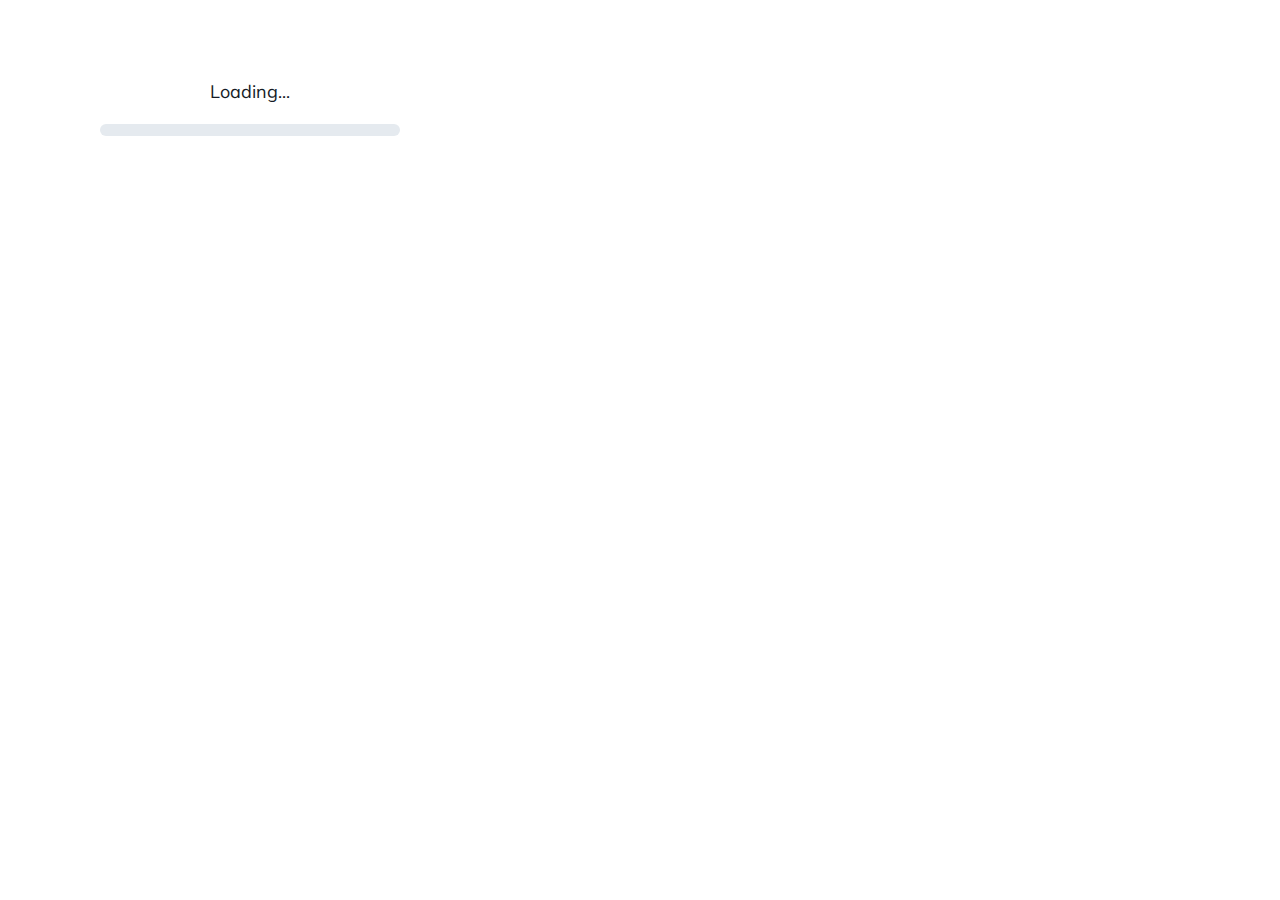
<file: Animation/index.html>
<!DOCTYPE html>
<html lang="en">
  <head>
    <meta charset="UTF-8" />
    <meta name="viewport" content="width=device-width, initial-scale=1.0" />
    <title>Animation</title>
    <link href="https://fonts.googleapis.com/css2?family=Muli&display=swap" rel="stylesheet" />
    <link rel="stylesheet" href="./style.css" />
  </head>
  <body>
    <section class="loading">
      <h1 class="loading-title">Loading...</h1>
      <div class="progress-bar" aria-hidden="true">
        <span class="progress-bar-gauge"></span>
      </div>
    </section>
  </body>
</html>
</file>
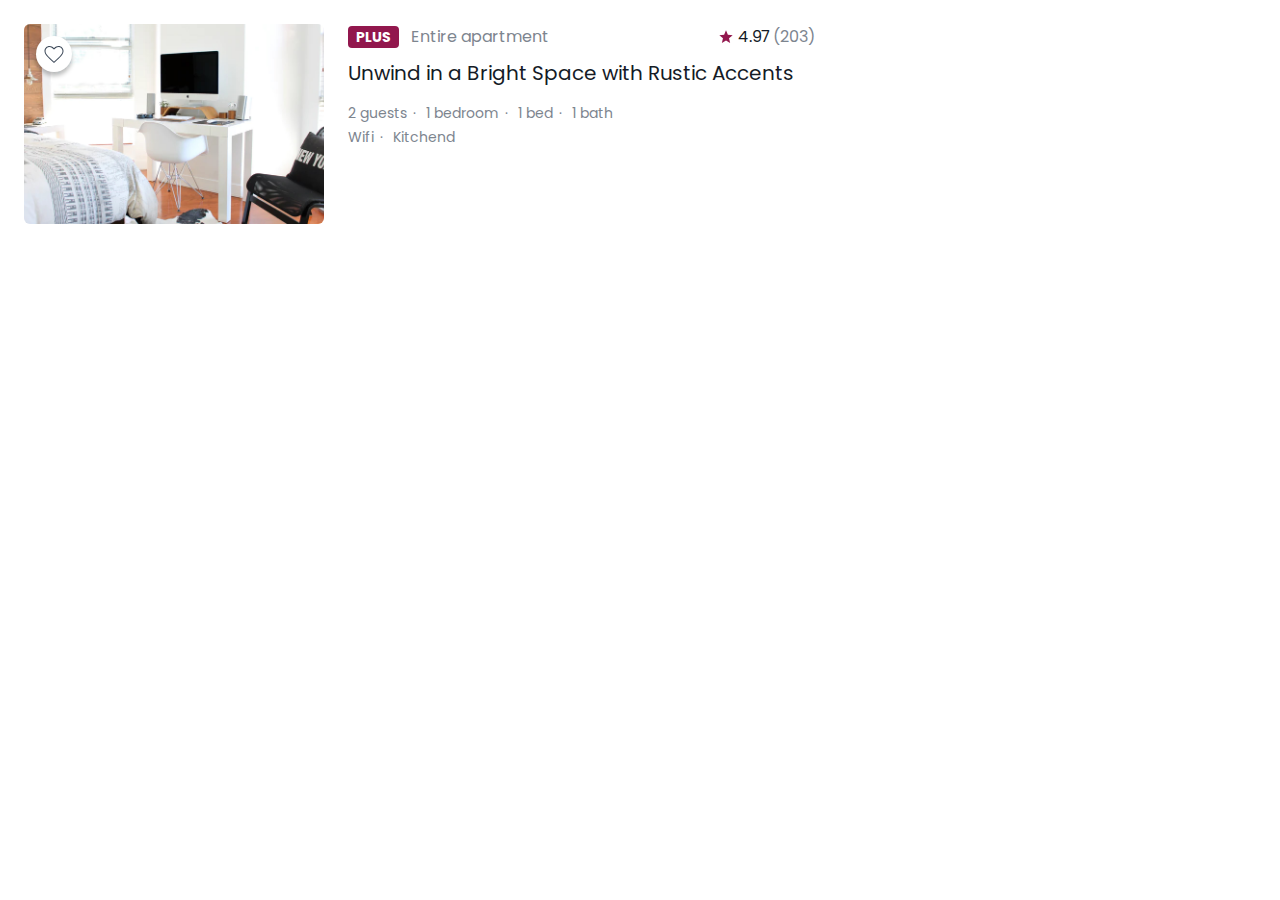
<file: Background/index.html>
<!DOCTYPE html>
<html lang="en">
  <head>
    <meta charset="UTF-8" />
    <meta name="viewport" content="width=device-width, initial-scale=1.0" />
    <title>Background</title>
    <link
      href="https://fonts.googleapis.com/css2?family=Poppins:wght@400;500&display=swap"
      rel="stylesheet"
    />
    <link rel="stylesheet" href="./style.css" />
  </head>
  <body>
    <article class="card">
      <div class="card-image">
        <button type="button" class="like-button" aria-label="Like this property"></button>
        <!-- <img src="./assets/img-house.jpg" alt="Seoul AirBnB, hosted by Woohyeon Roh" /> -->
      </div>

      <div class="card-content">
        <header class="card-header">
          <div class="property-type">
            <strong class="plus-badge">Plus</strong>
            <span>Entire apartment</span>
          </div>

          <div class="property-rate">
            <strong aria-label="Review: 4.97"> 4.97 </strong>
            <span aria-label="Total 203 reviews">(203)</span>
          </div>
        </header>

        <h1 class="card-title">Unwind in a Bright Space with Rustic Accents</h1>

        <div class="card-detail">
          <dl class="property-detail">
            <div>
              <dt class="sr-only">Rooms and beds</dt>
              <dd>
                <span>2 guests</span>
                <span>1 bedroom</span>
                <span>1 bed</span>
                <span>1 bath</span>
              </dd>
            </div>

            <div>
              <dt class="sr-only">Amenities</dt>
              <dd>
                <span>Wifi</span>
                <span>Kitchend</span>
              </dd>
            </div>
          </dl>
        </div>
      </div>
    </article>
  
  </body>
</html>
</file>
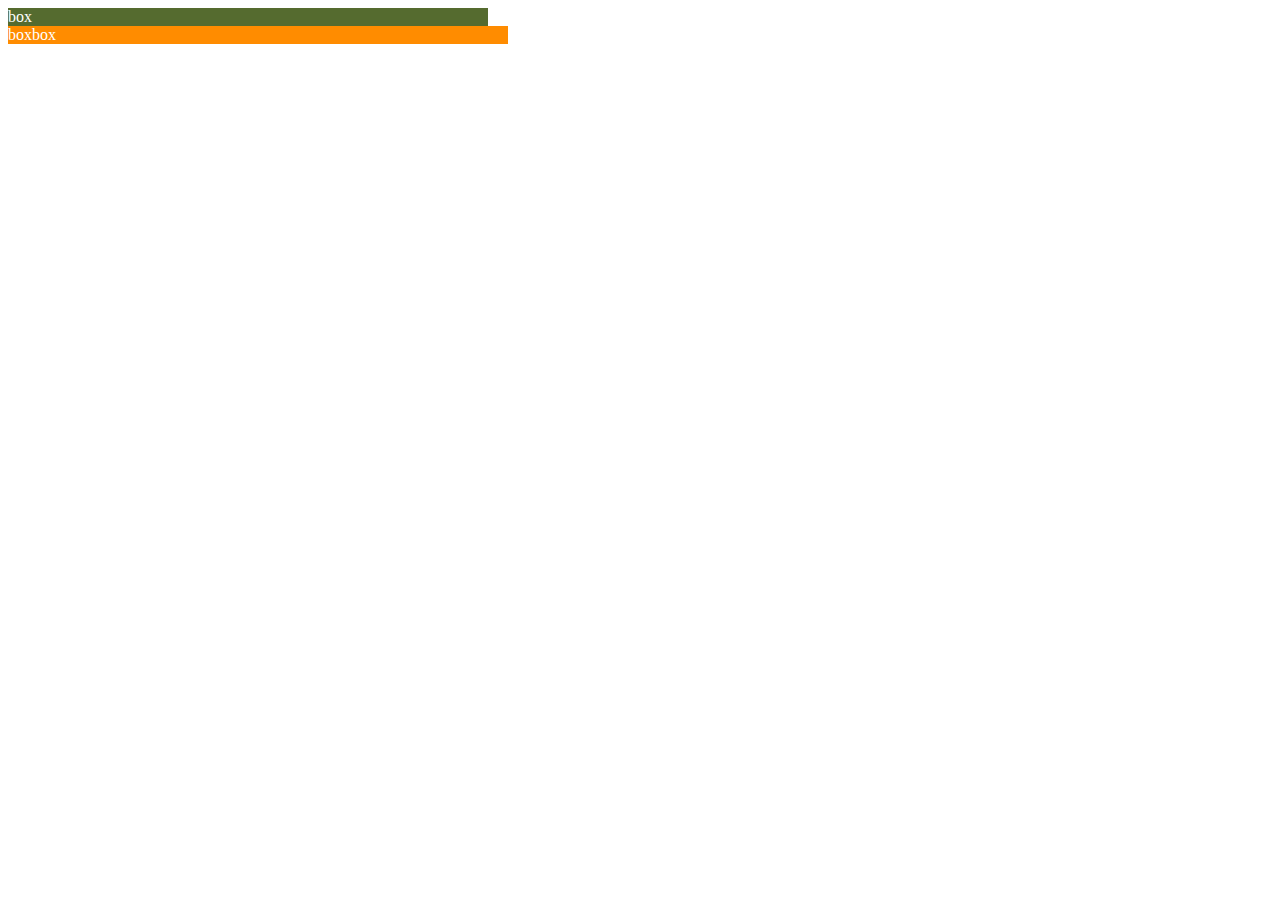
<file: BoxModel/index.html>
<!DOCTYPE html>
<html lang="en">
  <head>
    <meta charset="UTF-8" />
    <meta name="viewport" content="width=device-width, initial-scale=1.0" />
    <link rel="stylesheet" href="styles.css" />
    <title>Document</title>
  </head>
  <body>
    <div class="box">
      box
      <div class="boxbox">boxbox</div>
    </div>
  </body>
</html>
</file>
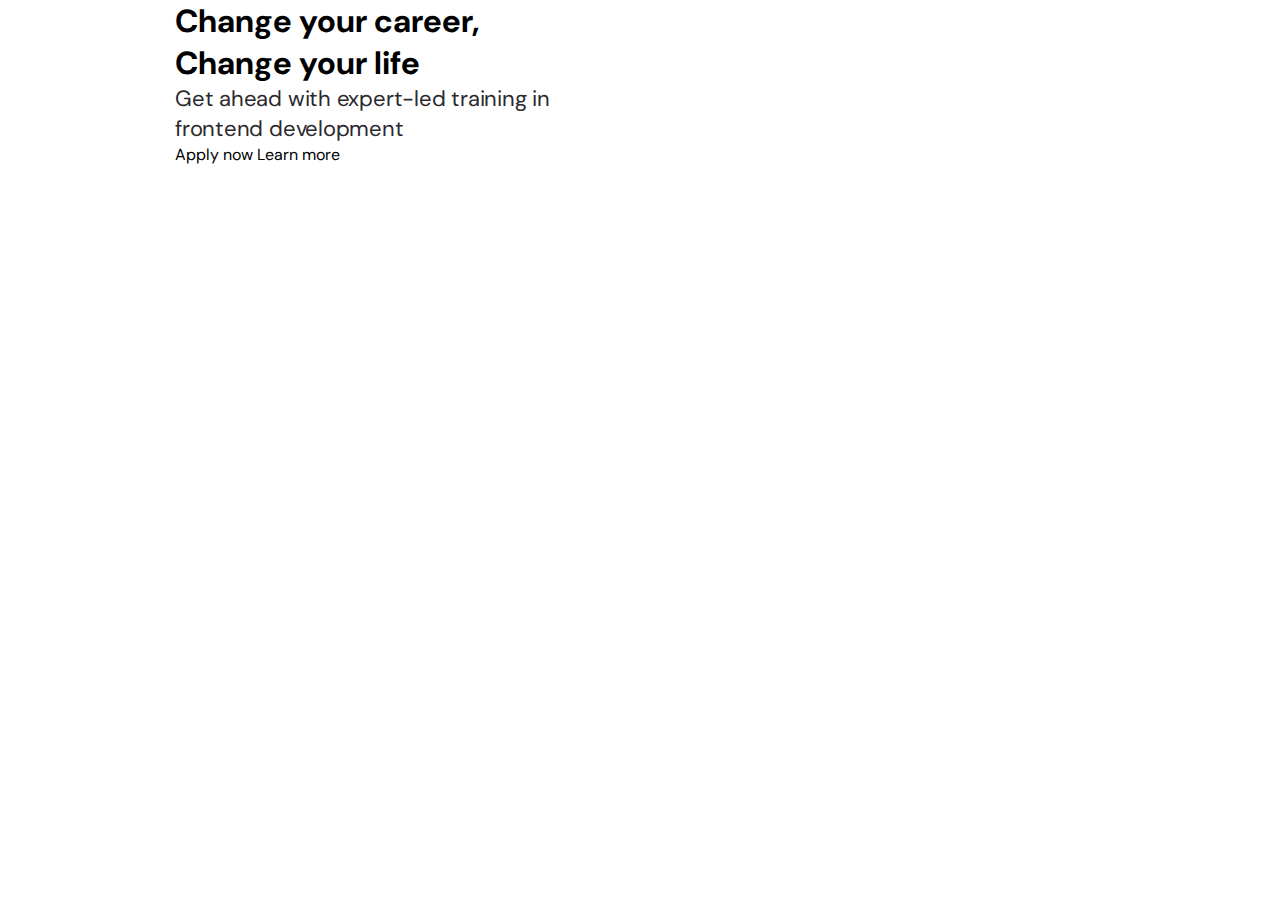
<file: Final-project/index.html>
<!DOCTYPE html>
<html lang="en">
  <head>
    <meta charset="UTF-8" />
    <meta name="viewport" content="width=device-width, initial-scale=1.0" />
    <title>Final Project</title>
    <link
      href="https://fonts.googleapis.com/css2?family=DM+Sans:ital,wght@0,700;1,400&display=swap"
      rel="stylesheet"
    />
    <link rel="stylesheet" href="./gird.min.css" />
    <link rel="stylesheet" href="./style.css" />
  </head>
  <body>
    <section class="landing">
      <div class="container">
        <div class="row">
          <div class="col-12">
            <h1 class="landing-title">
              Change your career,<br />
              Change your life
            </h1>
            <p class="landing-desc">
              Get ahead with expert-led training in<br />
              frontend development
            </p>

            <div class="button-group">
              <a href="#" class="fill-button"> Apply now </a>
              <a href="#" class="fill-button inverted"> Learn more </a>
            </div>
          </div>
        </div>
      </div>
    </section>
  </body>
</html>
</file>
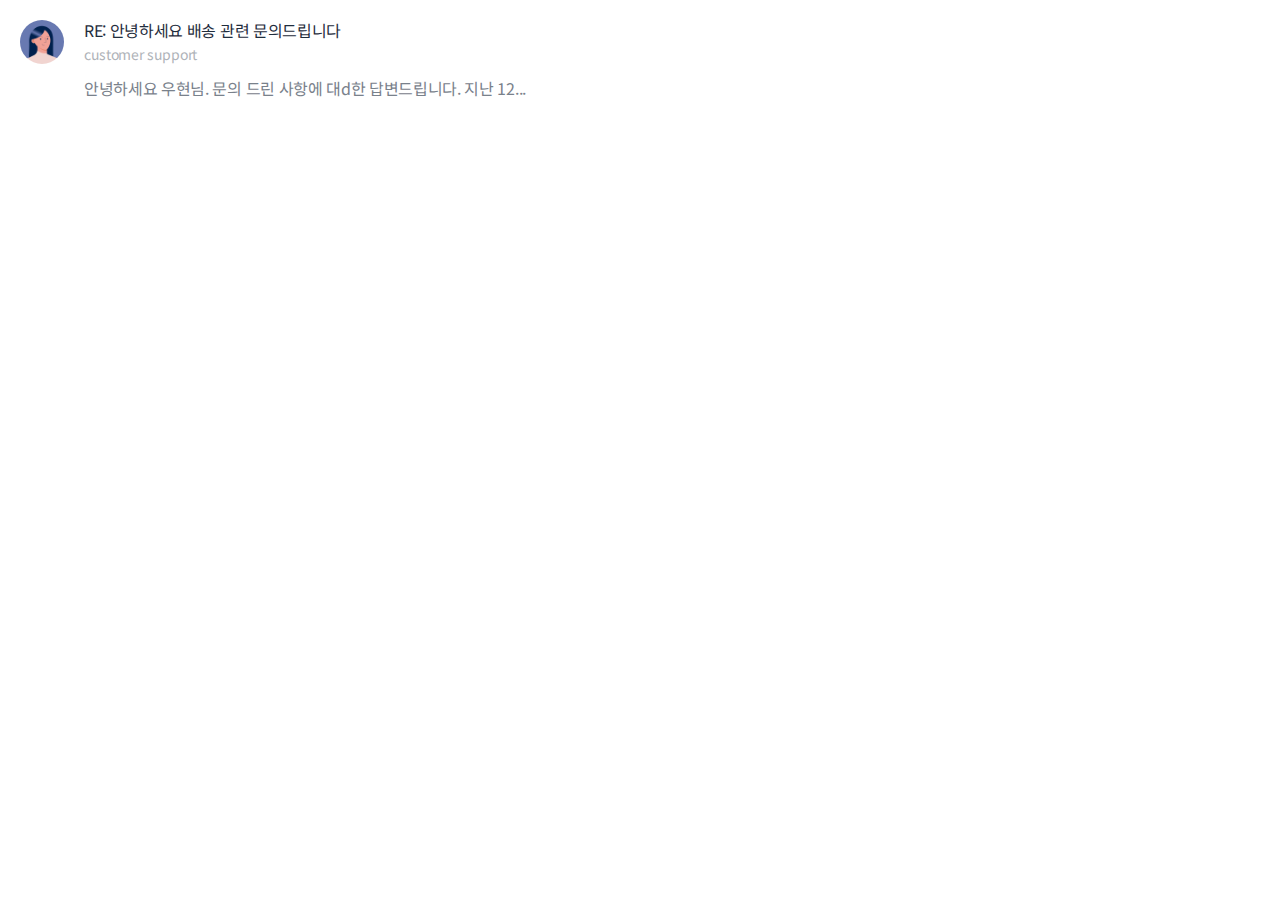
<file: Flexbox-2/index.html>
<!DOCTYPE html>
<html lang="ko">
  <head>
    <meta charset="UTF-8" />
    <meta name="viewport" content="width=device-width, initial-scale=1.0" />
    <title>Flexbox 2</title>
    <link
      href="https://fonts.googleapis.com/css?family=Noto+Sans+KR&display=swap"
      rel="stylesheet"
    />
    <link rel="stylesheet" href="./style.css" />
  </head>
  <body>
    <div class="card">
      <img src="./assets/user.jpg" alt="Customer support" class="card-user" />
      <div class="card-content">
        <h1>RE: 안녕하세요 배송 관련 문의드립니다</h1>
        <strong> customer support </strong>
        <p>안녕하세요 우현님. 문의 드린 사항에 대d한 답변드립니다. 지난 12...</p>
      </div>
    </div>
  </body>
</html>
</file>
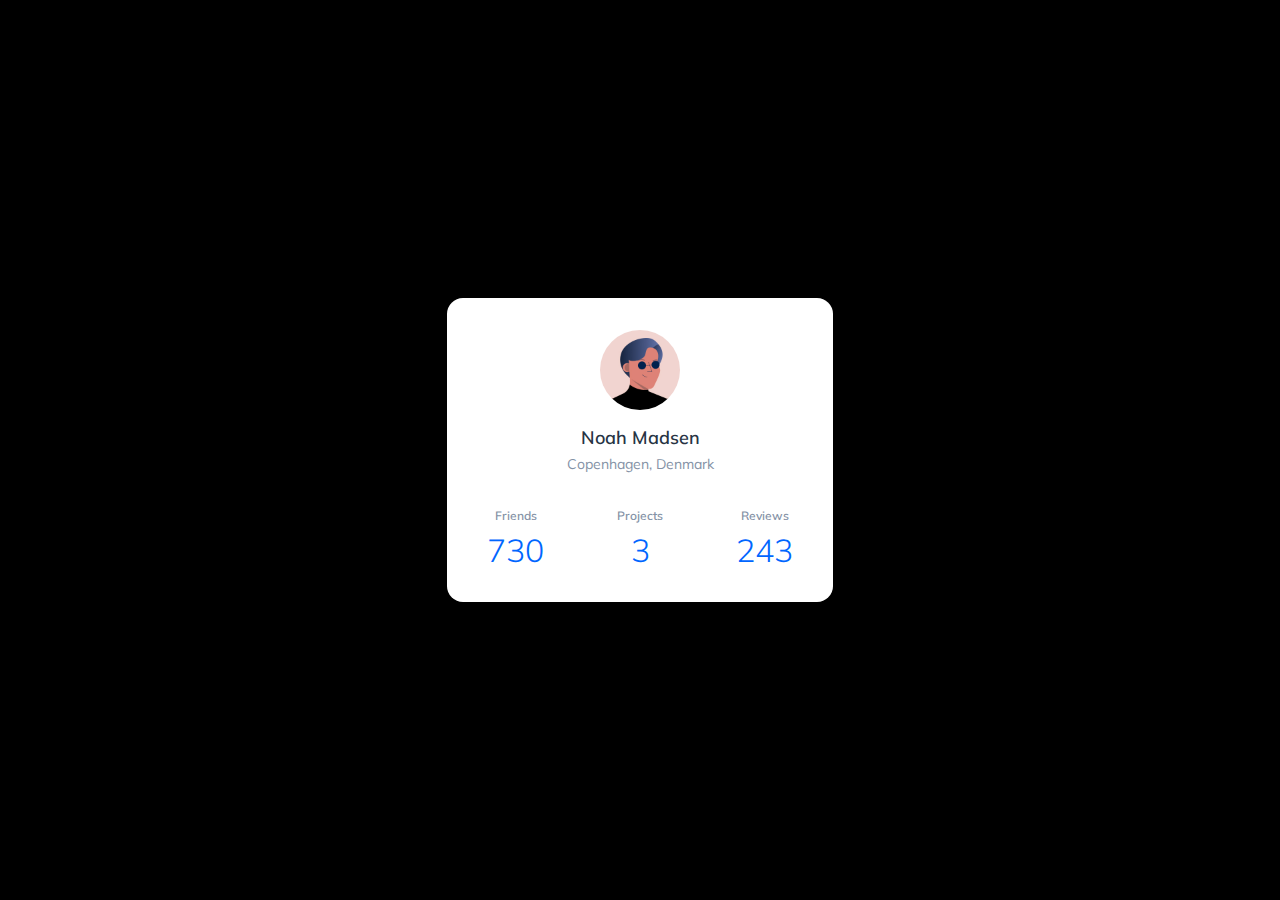
<file: Flexbox-3/index.html>
<!DOCTYPE html>
<html lang="en">
  <head>
    <meta charset="UTF-8" />
    <meta name="viewport" content="width=device-width, initial-scale=1.0" />
    <title>Flexbox 3</title>
    <link
      href="https://fonts.googleapis.com/css?family=Muli:300,400,600&display=swap"
      rel="stylesheet"
    />
    <link rel="stylesheet" href="./style.css" />
  </head>
  <body>
    <section class="profile">
      <img src="./assets/user.jpg" alt="Noah Madsen" class="profile-image" />
      <h1 class="profile-name">Noah Madsen</h1>
      <p class="profile-location">Copenhagen, Denmark</p>

      <dl class="profile-detail">
        <div class="profile-detail-item">
          <dt>Friends</dt>
          <dd>730</dd>
        </div>
        <div class="profile-detail-item">
          <dt>Projects</dt>
          <dd>3</dd>
        </div>
        <div class="profile-detail-item">
          <dt>Reviews</dt>
          <dd>243</dd>
        </div>
      </dl>
    </section>
  </body>
</html>
</file>
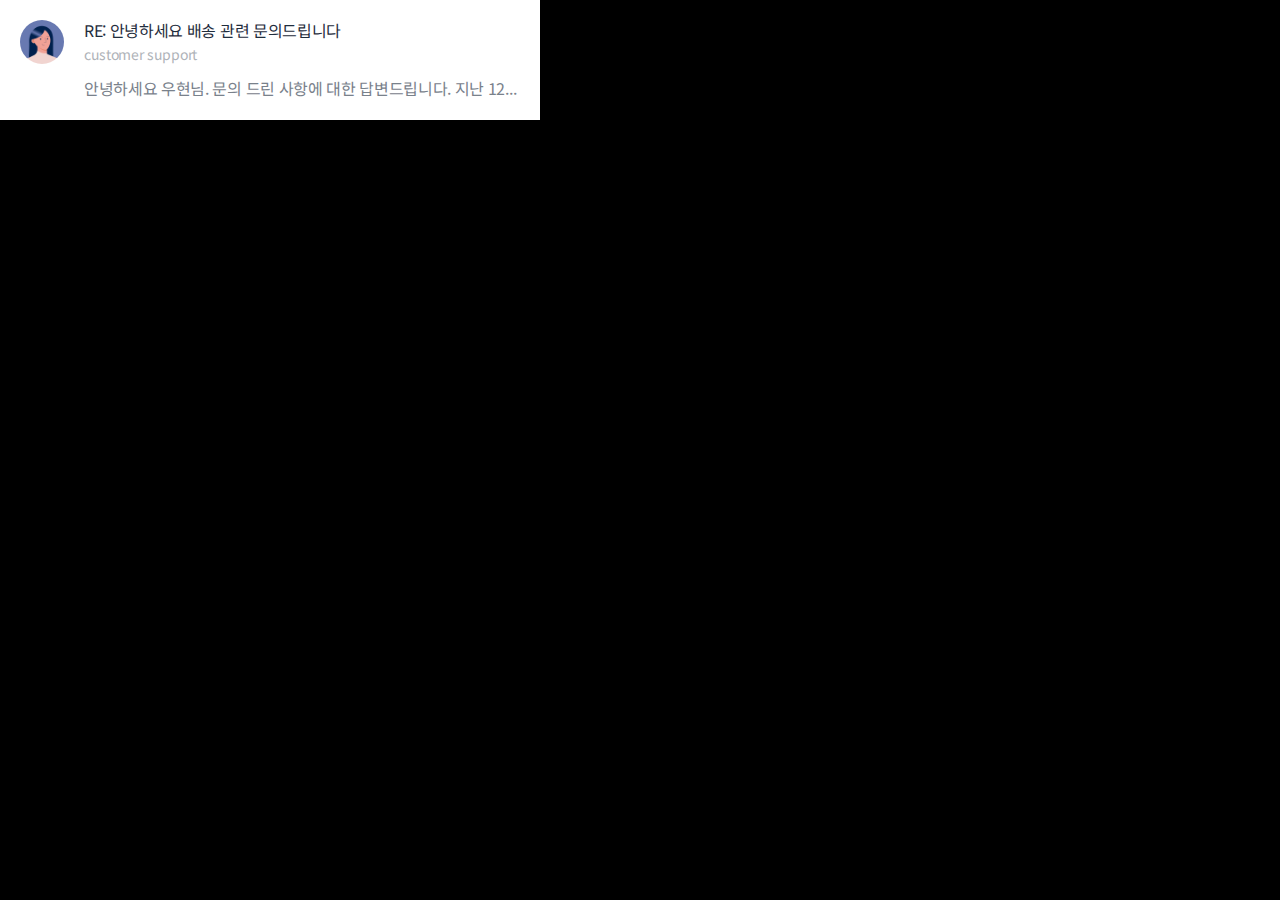
<file: Float-2/index.html>
<!DOCTYPE html>
<html lang="ko">
  <head>
    <meta charset="UTF-8" />
    <meta name="viewport" content="width=device-width, initial-scale=1.0" />
    <title>Float 2</title>
    <link
      href="https://fonts.googleapis.com/css?family=Noto+Sans+KR&display=swap"
      rel="stylesheet"
    />
    <link rel="stylesheet" href="./styles.css" />
  </head>
  <body>
    <div class="card clearfix">
      <img src="./assets/user.jpg" alt="Customer support" class="card-user" />
      <div class="card-content">
        <h1>RE: 안녕하세요 배송 관련 문의드립니다</h1>
        <strong> customer support </strong>
        <p>안녕하세요 우현님. 문의 드린 사항에 대한 답변드립니다. 지난 12...</p>
      </div>
    </div>
  </body>
</html>
</file>
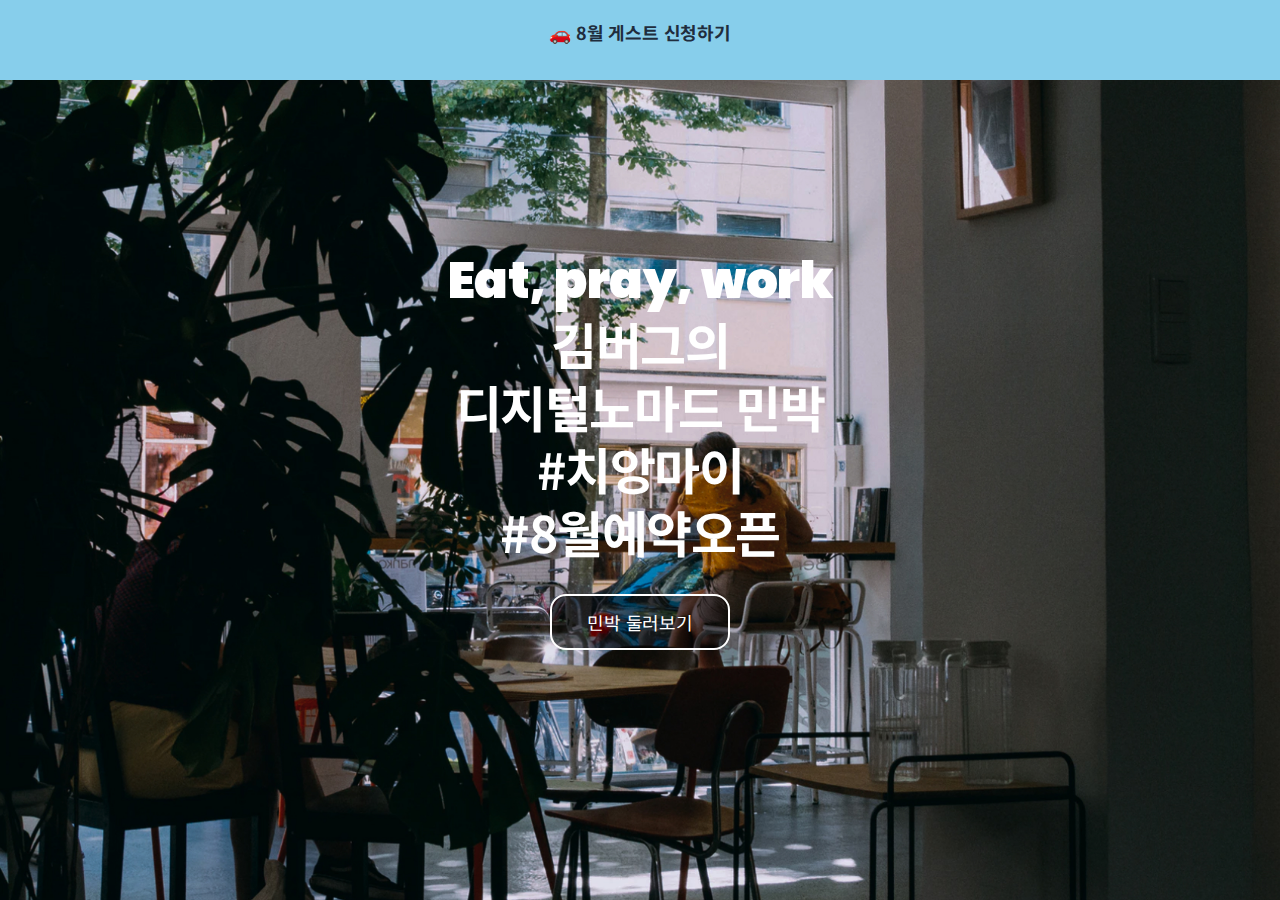
<file: media-query/index.html>
<!DOCTYPE html>
<html lang="ko">
  <head>
    <meta charset="UTF-8" />
    <meta name="viewport" content="width=device-width, initial-scale=1.0" />
    <title>Media Query</title>
    <link
      href="https://fonts.googleapis.com/css2?family=Noto+Sans+KR:wght@700;900&family=Poppins:wght@700&display=swap"
      rel="stylesheet"
    />
    <link rel="stylesheet" href="./style.css" />
  </head>
  <body>
    <aside class="banner">
      <h1 class="banner-title">
        <a href="#"> 🚗 8월 게스트 신청하기 </a>
      </h1>
    </aside>

    <section class="landing">
      <h1 class="landing-title">
        <strong lang="en">Eat, pray, work</strong>
        김버그의<br />
        디지털노마드 민박<br />
        #치앙마이<br />
        #8월예약오픈
      </h1>
      <a href="#" class="landing-link"> 민박 둘러보기 </a>
    </section>
  </body>
</html>
</file>
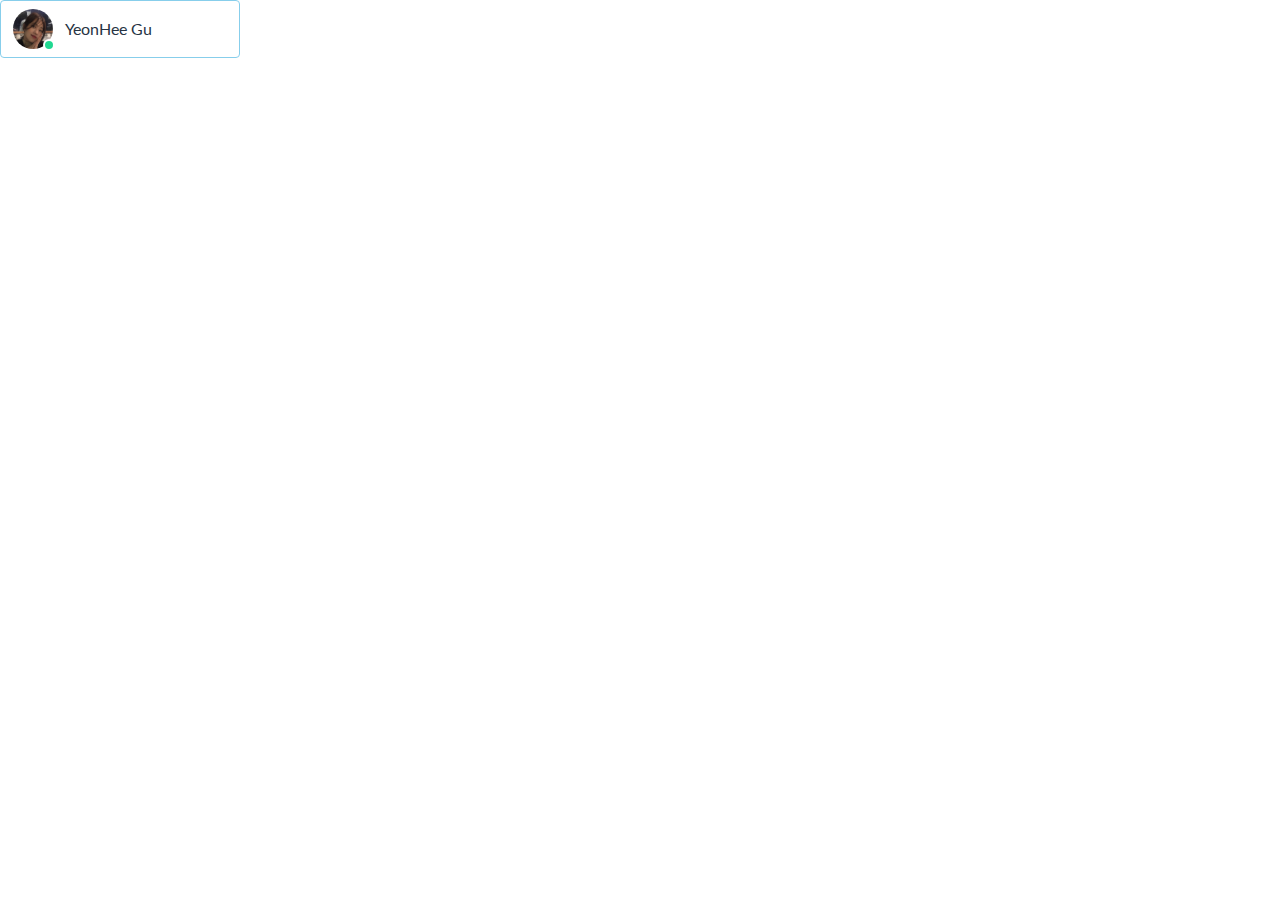
<file: Position-1/index.html>
<!DOCTYPE html>
<html lang="en">
  <head>
    <meta charset="UTF-8" />
    <meta name="viewport" content="width=device-width, initial-scale=1.0" />
    <title>Position 1</title>
    <link href="https://fonts.googleapis.com/css?family=Lato&display=swap" rel="stylesheet" />
    <link rel="stylesheet" href="./styles.css" />
  </head>
  <body>
    <div class="user-card">
      <div class="user-photo">
        <img src="./assets/user.png" alt="Kimbug" />
        <span class="user-status" aria-label="Active"></span>
      </div>
      <h1 class="user-name">YeonHee Gu</h1>
    </div>
  </body>
</html>
</file>
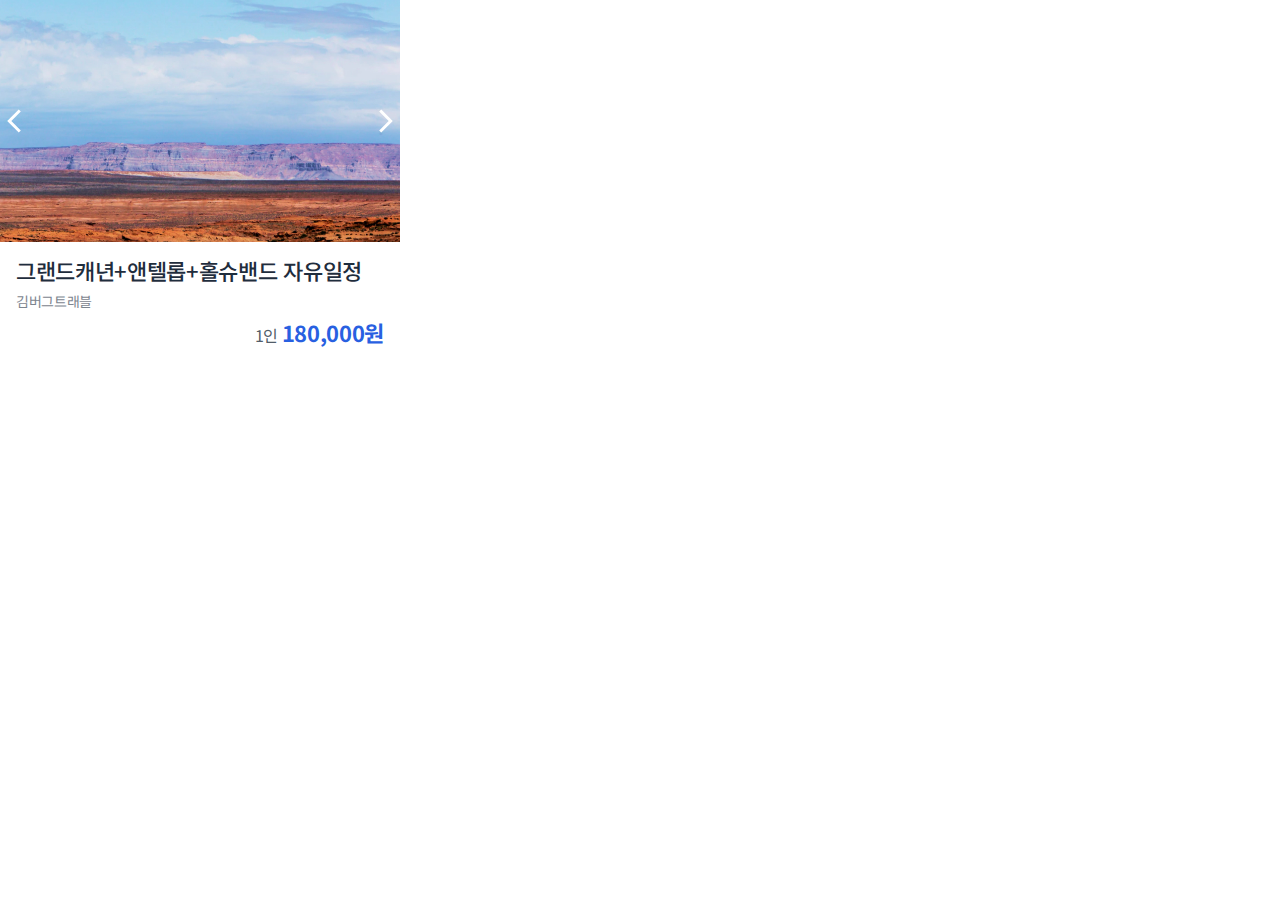
<file: Position-2/index.html>
<!DOCTYPE html>
<html lang="ko">
  <head>
    <meta charset="UTF-8" />
    <meta name="viewport" content="width=device-width, initial-scale=1.0" />
    <title>Position 2</title>
    <link
      href="https://fonts.googleapis.com/css?family=Noto+Sans+KR:400,500,700&display=swap"
      rel="stylesheet"
    />
    <link rel="stylesheet" href="./styles.css" />
  </head>
  <body>
    <div class="card">
      <div class="card-carousel">
        <img src="./assets/img-card.jpg" alt="그랜드캐년" />
        <button type="button" aria-label="이전" id="prev"></button>
        <button type="button" aria-label="다음" id="next"></button>
      </div>
      <div class="card-content">
        <h1>그랜드캐년+앤텔롭+홀슈밴드 자유일정</h1>
        <span> 김버그트래블 </span>

        <strong>
          <span> 1인 </span>
          180,000원
        </strong>
      </div>
    </div>
  </body>
</html>
</file>
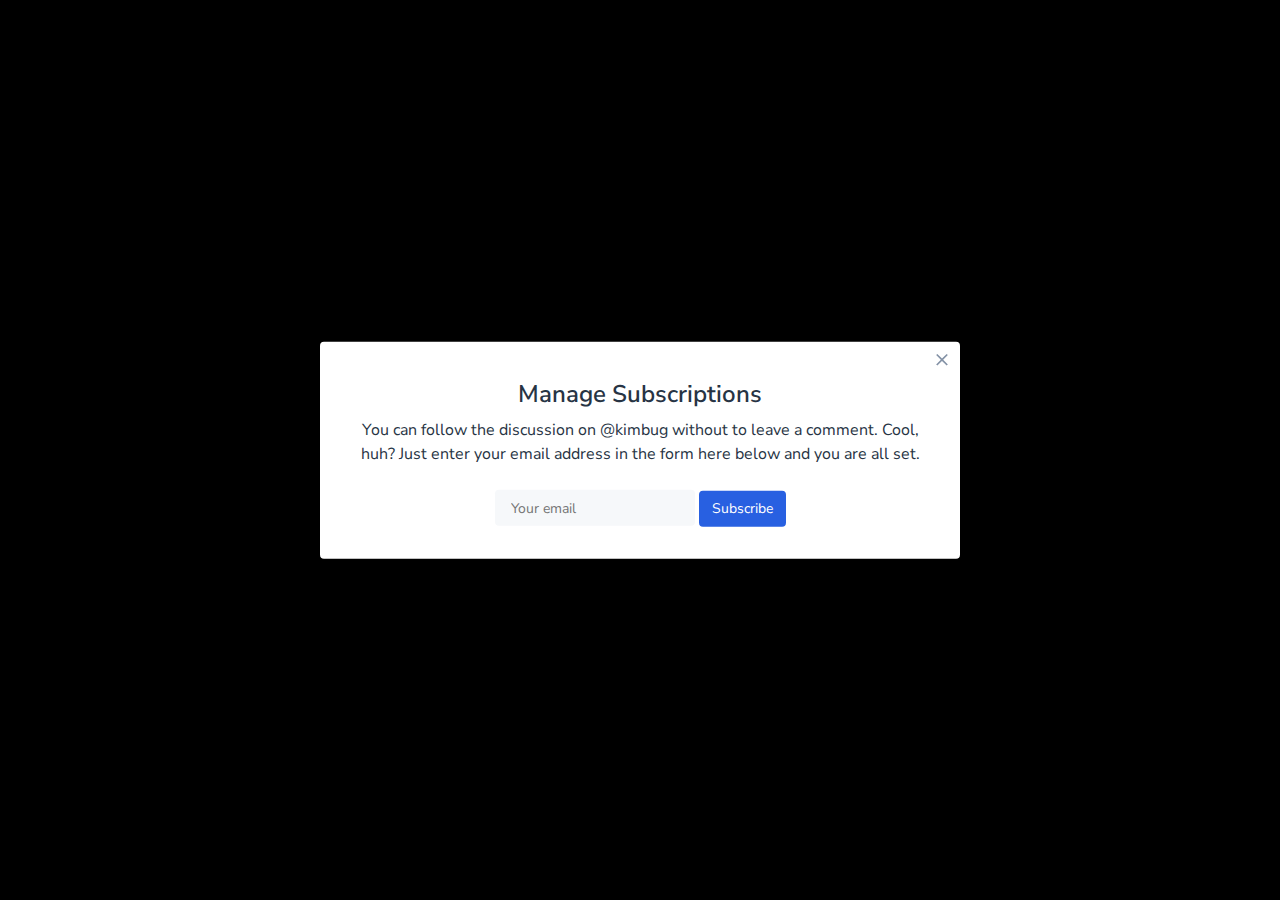
<file: Position-3/index.html>
<!DOCTYPE html>
<html lang="en">
  <head>
    <meta charset="UTF-8" />
    <meta name="viewport" content="width=device-width, initial-scale=1.0" />
    <title>Position 3</title>
    <link
      href="https://fonts.googleapis.com/css?family=Nunito+Sans:400,600&display=swap"
      rel="stylesheet"
    />
    <link rel="stylesheet" href="./styles.css" />
  </head>
  <body>
    <aside class="modal">
      <h1 class="modal-title">Manage Subscriptions</h1>
      <p class="modal-desc">
        You can follow the discussion on @kimbug without to leave a comment. Cool, huh? Just enter
        your email address in the form here below and you are all set.
      </p>
      <div class="input-group">
        <input type="email" placeholder="Your email" />
        <button type="button">Subscribe</button>
      </div>
      <button type="button" class="close-button" aria-label="Close the modal"></button>
    </aside>
  </body>
</html>
</file>
<file: Animation/style.css>
/* ▼ WHERE YOUR CODE BEGINS */

* {
  box-sizing: border-box;
  margin: 0;
}

body {
  font-family: "Muli", sans-serif;
}

.loading {
  display: flex;
  flex-direction: column;
  justify-content: center;
  align-items: center;
  width: 500px;
  height: 216px;
}

.loading-title {
  margin-bottom: 20px;
  font-size: 18px;
  font-weight: 400;
  line-height: 1.3333333333;
  color: #151b26;
  text-align: center;
  animation-name: flicker;
  animation-duration: 1600ms;
  animation-iteration-count: infinite;
  animation-direction: alternate;
}

.progress-bar {
  position: relative;
  width: 300px;
  height: 12px;
  border-radius: 100px;
  background-color: #e5eaef;
  overflow: hidden;
}

.progress-bar-gauge {
  position: absolute;
  top: 0;
  left: 0;
  width: 0;
  height: 12px;
  border-radius: 100px;
  background-color: #13ce66;
  animation-name: loading-bar;
  animation-duration: 1600ms;
  animation-iteration-count: infinite;
  animation-timing-function: ease-out;
}

@keyframes flicker {
  from {
    opacity: 1;
  }

  to {
    opacity: 0;
  }
}

@keyframes loading-bar {
  0% {
    width: 0;
    opacity: 1;
  }

  80% {
    width: 100%;
    opacity: 1;
  }

  100% {
    width: 100%;
    opacity: 0;
  }
}
</file>
<file: Background/style.css>
.like-button {
  box-shadow: 0px 4px 4px rgba(0, 0, 0, 0.25);
}

/* ▼ WHERE YOUR CODE BEGINS */

* {
  box-sizing: border-box;
  margin: 0;
}

body {
  font-family: "Poppins", sans-serif;
}

button {
  border: none;
}

.sr-only {
  position: absolute;
  z-index: -1;
  width: 1px;
  height: 1px;
  overflow: hidden;
  visibility: hidden;
}

.card {
  display: flex;
  width: 840px;
  padding: 24px;
  background-color: #fff;
}

.card-image {
  position: relative;
  width: 300px;
  height: 200px;
  border-radius: 6px;
  margin-right: 24px;
  background-image: url(./assets/img-house.jpg);
  background-position: center center;
  background-repeat: no-repeat;
  background-size: cover;
}

.like-button {
  position: absolute;
  top: 12px;
  left: 12px;
  width: 36px;
  height: 36px;
  border-radius: 50%;
  background-color: #fff;
  background-image: url(./assets/icon-favorite.svg);
  background-size: 24px 24px;
  background-repeat: no-repeat;
  background-position: center center;
  cursor: pointer;
}

.card-content {
  flex-grow: 1;
}

.card-header {
  display: flex;
  justify-content: space-between;
  align-items: center;
  margin-bottom: 8px;
}

.plus-badge {
  display: inline-block;
  padding: 1px 8px;
  border-radius: 4px;
  margin-right: 8px;
  font-size: 14px;
  line-height: 1.4285714286;
  color: #fff;
  text-transform: uppercase;
  background-color: #92174d;
}

.property-type span {
  font-size: 16px;
  line-height: 1.25;
  color: #7d858f;
}

.property-rate {
  display: flex;
  justify-content: flex-end;
  align-items: center;
}

.property-rate::before {
  content: "";
  display: block;
  width: 16px;
  height: 16px;
  margin-right: 4px;
  background-image: url(./assets/icon-star.svg);
  background-size: contain;
  background-repeat: no-repeat;
  background-position: center center;
}

.property-rate {
  font-size: 16px;
  line-height: 1.25;
  color: #7d858f;
}

.property-rate strong {
  margin-right: 2px;
  font-weight: 400;
  color: #151b26;
}

.card-title {
  margin-bottom: 16px;
  font-size: 20px;
  font-weight: 400;
  line-height: 1.6;
  color: #151b26;
}

.property-detail {
  font-size: 14px;
  line-height: 1.1428571429;
  color: #7d858f;
}

.property-detail div:first-child {
  margin-bottom: 8px;
}

.property-detail dd span::after {
  content: "·";
  margin: 0 6px;
}

.property-detail dd span:last-child::after {
  content: "";
  margin: 0;
}
</file>
<file: BoxModel/styles.css>
.box {
  box-sizing: border-box;
  width: 480px;
  display: block;
  background-color: darkolivegreen;
  color: white;
}
.boxbox {
  width: 500px;
  background-color: darkorange;
}
</file>
<file: Flexbox-2/style.css>
* {
  box-sizing: border-box;
  margin: 0;
}

body {
  font-family: "Noto Sans KR", sans-serif;
  letter-spacing: -0.02em;
}

h1 {
  font-size: 16px;
  font-weight: 400;
  color: #1f2d3d;
  line-height: 1.25;
}

strong {
  font-size: 14px;
  font-weight: 400;
  color: #afb3b9;
  line-height: 1.4285714286;
}

p {
  font-size: 16px;
  color: #79818b;
  line-height: 1.5;
}

.card {
  padding: 20px;
  background-color: #fff;
}

.card-user {
  width: 44px;
  height: 44px;
  border-radius: 50%;
  margin-right: 20px;
}

.card-content h1 {
  margin-bottom: 4px;
}

.card-content strong {
  display: block;
  margin-bottom: 12px;
}

/* ▼ WHERE YOUR CODE BEGINS */

.card {
  display: flex;
  margin-right: 20px;
}
</file>
<file: Flexbox-3/style.css>
* {
  box-sizing: border-box;
  margin: 0;
}

body {
  font-family: "Muli", sans-serif;
  color: #273444;
}

.profile-name {
  font-size: 18px;
  font-weight: 600;
  line-height: 1.3333333333;
}

.profile-location {
  font-size: 14px;
  line-height: 1.4285714286;
  color: #8492a6;
}

.profile-detail dt {
  font-size: 12px;
  font-weight: 600;
  line-height: 1.6666666667;
  color: #8492a6;
}

.profile-detail dd {
  font-size: 32px;
  font-weight: 300;
  line-height: 1.25;
  color: #0066ff;
}

/* ▼ WHERE YOUR CODE BEGINS */

body {
  display: flex;
  flex-direction: row;
  flex-wrap: nowrap;
  justify-content: center;
  align-items: center;
  width: 100%;
  height: 100vh;
  background-color: #000;
}

.profile {
  display: flex;
  flex-direction: column;
  align-items: center;
  width: 386px;
  padding: 32px 40px;
  border-radius: 16px;
  text-align: center;
  background-color: #fff;
}

.profile-image {
  display: block;
  width: 80px;
  height: 80px;
  border-radius: 50%;
  margin-bottom: 16px;
}

.profile-name {
  margin-bottom: 4px;
}

.profile-location {
  margin-bottom: 32px;
}

.profile-detail {
  display: flex;
  flex-direction: row;
  flex-wrap: nowrap;
  justify-content: space-between;
  align-items: center;
  width: 100%;
}

.profile-detail dt {
  margin-bottom: 4px;
}
</file>
<file: Float-2/styles.css>
* {
  box-sizing: border-box;
  margin: 0;
}

body {
  font-family: "Noto Sans KR", sans-serif;
  letter-spacing: -0.02em;
  background-color: black;
}

h1 {
  font-size: 16px;
  font-weight: 400;
  color: #1f2d3d;
  line-height: 1.25;
}

strong {
  font-size: 14px;
  font-weight: 400;
  color: #afb3b9;
  line-height: 1.4285714286;
}

.card {
  max-width: 540px;
  padding: 20px;
  background-color: white;
}
.clearfix::after {
  content: "";
  display: block;
  clear: both;
}

p {
  font-size: 16px;
  color: #79818b;
  line-height: 1.5;
}

.card-user {
  width: 44px;
  height: 44px;
  border-radius: 30px;
  margin-right: 20px;
}
.card-content h1 {
  margin-bottom: 4px;
}
.card-content strong {
  display: block;
  margin-bottom: 12px;
}
.card-user,
.card-content {
  float: left;
}

/* ▼ WHERE YOUR CODE BEGINS */
</file>
<file: media-query/style.css>
* {
  box-sizing: border-box;
  margin: 0;
}

body {
  font-family: "Noto Sans KR", sans-serif;
  letter-spacing: -0.01em;
}

a {
  text-decoration: none;
}

.landing {
  background-image: url("./assets/img-bg.jpg");
  background-size: cover;
  background-position: center center;
  background-repeat: no-repeat;
}

.landing-title {
  line-height: 1.25;
  letter-spacing: -0.03em;
  color: #fff;
}

.landing-title strong {
  display: block;
  font-family: "Poppins", sans-serif;
  letter-spacing: -0.01em;
}

.landing-link {
  line-height: 1;
  color: #fff;
}

.banner-title a {
  color: #1f2d3d;
}

.banner {
  width: 100%;
  position: fixed;
  bottom: 0;
  left: 0;
  background-color: skyblue;
}
.banner-title a {
  font-size: 18px;
  display: flex;
  justify-content: center;
  align-items: center;
  height: 64px;
  width: 100%;
}
.landing {
  display: flex;
  flex-direction: column;
  justify-content: center;
  align-items: flex-end;
  width: 100%;
  height: 100vh;
  padding: 0 20px;
}
.landing-title {
  margin-bottom: 24px;
  text-align: right;
}
.landing-link {
  display: flex;
  justify-content: center;
  align-items: center;
  width: 160px;
  height: 52px;
  font-size: 15px;
  background-color: rgba(0, 0, 0, 0.5);
  border-radius: 16px;
  border: 2px solid #fff;
}
@media screen and (min-width: 768px) {
  .banner-title {
    height: 80px;
  }
  .banner {
    bottom: auto;
    top: 0;
  }
  .landing-title {
    font-size: 50px;
    text-align: center;
    margin-bottom: 32px;
  }
  .landing-link {
    font-size: 18px;
    width: 180px;
    height: 56px;
  }
  .landing {
    align-items: center;
    
  }
}
/* 배너에서 bottom 오토를 준이유는 이때에는 바텀에 효력이없어지라고 쓰는것이다 왜냐하면 fixed는 두가지의 영역만 나타내기떄문 */
</file>
<file: Position-1/styles.css>
* {
  box-sizing: border-box;
  margin: 0;
}

body {
  font-family: "Lato", sans-serif;
}

h1 {
  font-size: 16px;
  font-weight: 400;
  line-height: 1.5;
  color: #273444;
}

/* ▼ WHERE YOUR CODE BEGINS */
.user-card {
  width: 240px;
  padding: 8px 12px;
  border: 1px solid skyblue;
  border-radius: 4px;
}
.user-card::after {
  content: "";
  clear: left;
  display: block;
}
.user-photo,
.user-name {
  float: left;
}
.user-photo {
  position: relative;
  margin-right: 12px;
}
.user-photo img {
  display: block;
  width: 40px;
  height: 40px;
  border-radius: 50%;
}
.user-status {
  right: -2px;
  bottom: -2px;
  position: absolute;
  display: block;
  width: 12px;
  height: 12px;
  border-radius: 50%;
  border: 2px solid #fff;
  background-color: #21d891;
}

.user-name {
  padding: 8px 0;
}
</file>
<file: Position-2/styles.css>
* {
  box-sizing: border-box;
  margin: 0;
}

body {
  font-family: "Noto Sans KR", sans-serif;
  letter-spacing: -0.02em;
}

h1 {
  font-size: 22px;
  font-weight: 500;
  color: #1f2d3d;
  line-height: 1.4545454545;
}

span {
  font-size: 14px;
  font-weight: 400;
  color: #7d858f;
  line-height: 1.5;
}

strong {
  font-size: 22px;
  color: #2860e1;
  line-height: 1.0909090909;
}

strong span {
  font-size: 16px;
  font-weight: 400;
  color: #525d69;
  line-height: 1.5;
}

button {
  display: block;
  width: 28px;
  height: 28px;
  border: none;
  background-size: contain;
  background-repeat: no-repeat;
  background-position: center center;
  background-color: transparent;
}

#prev {
  background-image: url(./assets/icon-backward.svg);
}

#next {
  background-image: url(./assets/icon-forward.svg);
}

.card-carousel img {
  width: 100%;
  height: auto;
  display: block;
}
.card {
  width: 400px;
}
.card-carousel {
  background-color: black;
  position: relative;
}
#prev,
#next {
  position: absolute;
  transform: translateY(-50%);
  top: 50%;
}
#prev {
  left: 0;
}
#next {
  right: 0;
}
.card-content h1 {
  margin-bottom: 2px;
}
.card-content strong {
  display: block;
  margin-top: 8px;
  text-align: right;
}
.card-content {
  padding: 12px 16px;
}
</file>
<file: Position-3/styles.css>
* {
  box-sizing: border-box;
  margin: 0;
}

body {
  width: 100%;
  height: 100vh;
  font-family: "Nunito Sans", sans-serif;
  color: #273444;
  background-color: #000;
}

input:focus,
input:active,
button:focus,
button:active {
  box-shadow: none;
  outline: none;
}

.modal {
  background-color: #fff;
}

.modal-title,
.modal-desc {
  text-align: center;
}

.modal-title {
  font-size: 24px;
  font-weight: 600;
  line-height: 1.6666666667;
}

.modal-desc {
  font-size: 16px;
  line-height: 1.5;
}

.input-group input,
.input-group button {
  font-size: 14px;
  font-family: "Nunito Sans", sans-serif;
  line-height: 1.4285714286;
}

.close-button {
  width: 20px;
  height: 20px;
  border: none;
  background-color: transparent;
  background-image: url(./assets/icon-close.svg);
  background-position: center center;
  background-size: contain;
  background-repeat: no-repeat;
}

/* ▼ WHERE YOUR CODE BEGINS */

.modal {
  position: fixed;
  top: 50%;
  left: 50%;
  transform: translate(-50%, -50%);
  padding: 32px 40px;
  border-radius: 4px;
}

.modal-title,
.modal-desc {
  text-align: center;
}

.modal-title {
  margin-bottom: 4px;
}

.modal-desc {
  max-width: 590px;
  margin-bottom: 24px;
}

.close-button {
  position: absolute;
  top: 8px;
  right: 8px;
}

.input-group {
  text-align: center;
}

.input-group input {
  width: 200px;
  height: 36px;
  padding: 8px 16px;
  border: none;
  border-radius: 4px;
  background-color: #f6f8fa;
}

.input-group button {
  padding: 8px 13px;
  border: none;
  border-radius: 4px;
  color: #fff;
  background-color: #2860e1;
}
</file>
<file: Final-project/gird.min.css>
.sr-only {
  position: absolute;
  width: 1px;
  height: 1px;
  padding: 0;
  margin: -1px;
  overflow: hidden;
  clip: rect(0, 0, 0, 0);
  white-space: nowrap;
  border: 0;
}
.sr-only-focusable:active,
.sr-only-focusable:focus {
  position: static;
  width: auto;
  height: auto;
  overflow: visible;
  clip: auto;
  white-space: normal;
} /*!
 * Bootstrap Grid v4.4.1 (https://getbootstrap.com/)
 * Copyright 2011-2019 The Bootstrap Authors
 * Copyright 2011-2019 Twitter, Inc.
 * Licensed under MIT (https://github.com/twbs/bootstrap/blob/master/LICENSE)
 */
html {
  -webkit-box-sizing: border-box;
  box-sizing: border-box;
  -ms-overflow-style: scrollbar;
}
*,
*::before,
*::after {
  -webkit-box-sizing: inherit;
  box-sizing: inherit;
}
.container {
  width: 100%;
  padding-right: 15px;
  padding-left: 15px;
  margin-right: auto;
  margin-left: auto;
}
@media (min-width: 576px) {
  .container {
    max-width: 540px;
  }
}
@media (min-width: 768px) {
  .container {
    max-width: 720px;
  }
}
@media (min-width: 992px) {
  .container {
    max-width: 960px;
  }
}
@media (min-width: 1200px) {
  .container {
    max-width: 1140px;
  }
}
.container-fluid,
.container-sm,
.container-md,
.container-lg,
.container-xl {
  width: 100%;
  padding-right: 15px;
  padding-left: 15px;
  margin-right: auto;
  margin-left: auto;
}
@media (min-width: 576px) {
  .container,
  .container-sm {
    max-width: 540px;
  }
}
@media (min-width: 768px) {
  .container,
  .container-sm,
  .container-md {
    max-width: 720px;
  }
}
@media (min-width: 992px) {
  .container,
  .container-sm,
  .container-md,
  .container-lg {
    max-width: 960px;
  }
}
@media (min-width: 1200px) {
  .container,
  .container-sm,
  .container-md,
  .container-lg,
  .container-xl {
    max-width: 1140px;
  }
}
.row {
  display: -webkit-box;
  display: -ms-flexbox;
  display: flex;
  -ms-flex-wrap: wrap;
  flex-wrap: wrap;
  margin-right: -15px;
  margin-left: -15px;
}
.no-gutters {
  margin-right: 0;
  margin-left: 0;
}
.no-gutters > .col,
.no-gutters > [class*="col-"] {
  padding-right: 0;
  padding-left: 0;
}
.col-1,
.col-2,
.col-3,
.col-4,
.col-5,
.col-6,
.col-7,
.col-8,
.col-9,
.col-10,
.col-11,
.col-12,
.col,
.col-auto,
.col-sm-1,
.col-sm-2,
.col-sm-3,
.col-sm-4,
.col-sm-5,
.col-sm-6,
.col-sm-7,
.col-sm-8,
.col-sm-9,
.col-sm-10,
.col-sm-11,
.col-sm-12,
.col-sm,
.col-sm-auto,
.col-md-1,
.col-md-2,
.col-md-3,
.col-md-4,
.col-md-5,
.col-md-6,
.col-md-7,
.col-md-8,
.col-md-9,
.col-md-10,
.col-md-11,
.col-md-12,
.col-md,
.col-md-auto,
.col-lg-1,
.col-lg-2,
.col-lg-3,
.col-lg-4,
.col-lg-5,
.col-lg-6,
.col-lg-7,
.col-lg-8,
.col-lg-9,
.col-lg-10,
.col-lg-11,
.col-lg-12,
.col-lg,
.col-lg-auto,
.col-xl-1,
.col-xl-2,
.col-xl-3,
.col-xl-4,
.col-xl-5,
.col-xl-6,
.col-xl-7,
.col-xl-8,
.col-xl-9,
.col-xl-10,
.col-xl-11,
.col-xl-12,
.col-xl,
.col-xl-auto {
  position: relative;
  width: 100%;
  padding-right: 15px;
  padding-left: 15px;
}
.col {
  -ms-flex-preferred-size: 0;
  flex-basis: 0;
  -webkit-box-flex: 1;
  -ms-flex-positive: 1;
  flex-grow: 1;
  max-width: 100%;
}
.row-cols-1 > * {
  -webkit-box-flex: 0;
  -ms-flex: 0 0 100%;
  flex: 0 0 100%;
  max-width: 100%;
}
.row-cols-2 > * {
  -webkit-box-flex: 0;
  -ms-flex: 0 0 50%;
  flex: 0 0 50%;
  max-width: 50%;
}
.row-cols-3 > * {
  -webkit-box-flex: 0;
  -ms-flex: 0 0 33.3333333333%;
  flex: 0 0 33.3333333333%;
  max-width: 33.3333333333%;
}
.row-cols-4 > * {
  -webkit-box-flex: 0;
  -ms-flex: 0 0 25%;
  flex: 0 0 25%;
  max-width: 25%;
}
.row-cols-5 > * {
  -webkit-box-flex: 0;
  -ms-flex: 0 0 20%;
  flex: 0 0 20%;
  max-width: 20%;
}
.row-cols-6 > * {
  -webkit-box-flex: 0;
  -ms-flex: 0 0 16.6666666667%;
  flex: 0 0 16.6666666667%;
  max-width: 16.6666666667%;
}
.col-auto {
  -webkit-box-flex: 0;
  -ms-flex: 0 0 auto;
  flex: 0 0 auto;
  width: auto;
  max-width: 100%;
}
.col-1 {
  -webkit-box-flex: 0;
  -ms-flex: 0 0 8.3333333333%;
  flex: 0 0 8.3333333333%;
  max-width: 8.3333333333%;
}
.col-2 {
  -webkit-box-flex: 0;
  -ms-flex: 0 0 16.6666666667%;
  flex: 0 0 16.6666666667%;
  max-width: 16.6666666667%;
}
.col-3 {
  -webkit-box-flex: 0;
  -ms-flex: 0 0 25%;
  flex: 0 0 25%;
  max-width: 25%;
}
.col-4 {
  -webkit-box-flex: 0;
  -ms-flex: 0 0 33.3333333333%;
  flex: 0 0 33.3333333333%;
  max-width: 33.3333333333%;
}
.col-5 {
  -webkit-box-flex: 0;
  -ms-flex: 0 0 41.6666666667%;
  flex: 0 0 41.6666666667%;
  max-width: 41.6666666667%;
}
.col-6 {
  -webkit-box-flex: 0;
  -ms-flex: 0 0 50%;
  flex: 0 0 50%;
  max-width: 50%;
}
.col-7 {
  -webkit-box-flex: 0;
  -ms-flex: 0 0 58.3333333333%;
  flex: 0 0 58.3333333333%;
  max-width: 58.3333333333%;
}
.col-8 {
  -webkit-box-flex: 0;
  -ms-flex: 0 0 66.6666666667%;
  flex: 0 0 66.6666666667%;
  max-width: 66.6666666667%;
}
.col-9 {
  -webkit-box-flex: 0;
  -ms-flex: 0 0 75%;
  flex: 0 0 75%;
  max-width: 75%;
}
.col-10 {
  -webkit-box-flex: 0;
  -ms-flex: 0 0 83.3333333333%;
  flex: 0 0 83.3333333333%;
  max-width: 83.3333333333%;
}
.col-11 {
  -webkit-box-flex: 0;
  -ms-flex: 0 0 91.6666666667%;
  flex: 0 0 91.6666666667%;
  max-width: 91.6666666667%;
}
.col-12 {
  -webkit-box-flex: 0;
  -ms-flex: 0 0 100%;
  flex: 0 0 100%;
  max-width: 100%;
}
.order-first {
  -webkit-box-ordinal-group: 0;
  -ms-flex-order: -1;
  order: -1;
}
.order-last {
  -webkit-box-ordinal-group: 14;
  -ms-flex-order: 13;
  order: 13;
}
.order-0 {
  -webkit-box-ordinal-group: 1;
  -ms-flex-order: 0;
  order: 0;
}
.order-1 {
  -webkit-box-ordinal-group: 2;
  -ms-flex-order: 1;
  order: 1;
}
.order-2 {
  -webkit-box-ordinal-group: 3;
  -ms-flex-order: 2;
  order: 2;
}
.order-3 {
  -webkit-box-ordinal-group: 4;
  -ms-flex-order: 3;
  order: 3;
}
.order-4 {
  -webkit-box-ordinal-group: 5;
  -ms-flex-order: 4;
  order: 4;
}
.order-5 {
  -webkit-box-ordinal-group: 6;
  -ms-flex-order: 5;
  order: 5;
}
.order-6 {
  -webkit-box-ordinal-group: 7;
  -ms-flex-order: 6;
  order: 6;
}
.order-7 {
  -webkit-box-ordinal-group: 8;
  -ms-flex-order: 7;
  order: 7;
}
.order-8 {
  -webkit-box-ordinal-group: 9;
  -ms-flex-order: 8;
  order: 8;
}
.order-9 {
  -webkit-box-ordinal-group: 10;
  -ms-flex-order: 9;
  order: 9;
}
.order-10 {
  -webkit-box-ordinal-group: 11;
  -ms-flex-order: 10;
  order: 10;
}
.order-11 {
  -webkit-box-ordinal-group: 12;
  -ms-flex-order: 11;
  order: 11;
}
.order-12 {
  -webkit-box-ordinal-group: 13;
  -ms-flex-order: 12;
  order: 12;
}
.offset-1 {
  margin-left: 8.3333333333%;
}
.offset-2 {
  margin-left: 16.6666666667%;
}
.offset-3 {
  margin-left: 25%;
}
.offset-4 {
  margin-left: 33.3333333333%;
}
.offset-5 {
  margin-left: 41.6666666667%;
}
.offset-6 {
  margin-left: 50%;
}
.offset-7 {
  margin-left: 58.3333333333%;
}
.offset-8 {
  margin-left: 66.6666666667%;
}
.offset-9 {
  margin-left: 75%;
}
.offset-10 {
  margin-left: 83.3333333333%;
}
.offset-11 {
  margin-left: 91.6666666667%;
}
@media (min-width: 576px) {
  .col-sm {
    -ms-flex-preferred-size: 0;
    flex-basis: 0;
    -webkit-box-flex: 1;
    -ms-flex-positive: 1;
    flex-grow: 1;
    max-width: 100%;
  }
  .row-cols-sm-1 > * {
    -webkit-box-flex: 0;
    -ms-flex: 0 0 100%;
    flex: 0 0 100%;
    max-width: 100%;
  }
  .row-cols-sm-2 > * {
    -webkit-box-flex: 0;
    -ms-flex: 0 0 50%;
    flex: 0 0 50%;
    max-width: 50%;
  }
  .row-cols-sm-3 > * {
    -webkit-box-flex: 0;
    -ms-flex: 0 0 33.3333333333%;
    flex: 0 0 33.3333333333%;
    max-width: 33.3333333333%;
  }
  .row-cols-sm-4 > * {
    -webkit-box-flex: 0;
    -ms-flex: 0 0 25%;
    flex: 0 0 25%;
    max-width: 25%;
  }
  .row-cols-sm-5 > * {
    -webkit-box-flex: 0;
    -ms-flex: 0 0 20%;
    flex: 0 0 20%;
    max-width: 20%;
  }
  .row-cols-sm-6 > * {
    -webkit-box-flex: 0;
    -ms-flex: 0 0 16.6666666667%;
    flex: 0 0 16.6666666667%;
    max-width: 16.6666666667%;
  }
  .col-sm-auto {
    -webkit-box-flex: 0;
    -ms-flex: 0 0 auto;
    flex: 0 0 auto;
    width: auto;
    max-width: 100%;
  }
  .col-sm-1 {
    -webkit-box-flex: 0;
    -ms-flex: 0 0 8.3333333333%;
    flex: 0 0 8.3333333333%;
    max-width: 8.3333333333%;
  }
  .col-sm-2 {
    -webkit-box-flex: 0;
    -ms-flex: 0 0 16.6666666667%;
    flex: 0 0 16.6666666667%;
    max-width: 16.6666666667%;
  }
  .col-sm-3 {
    -webkit-box-flex: 0;
    -ms-flex: 0 0 25%;
    flex: 0 0 25%;
    max-width: 25%;
  }
  .col-sm-4 {
    -webkit-box-flex: 0;
    -ms-flex: 0 0 33.3333333333%;
    flex: 0 0 33.3333333333%;
    max-width: 33.3333333333%;
  }
  .col-sm-5 {
    -webkit-box-flex: 0;
    -ms-flex: 0 0 41.6666666667%;
    flex: 0 0 41.6666666667%;
    max-width: 41.6666666667%;
  }
  .col-sm-6 {
    -webkit-box-flex: 0;
    -ms-flex: 0 0 50%;
    flex: 0 0 50%;
    max-width: 50%;
  }
  .col-sm-7 {
    -webkit-box-flex: 0;
    -ms-flex: 0 0 58.3333333333%;
    flex: 0 0 58.3333333333%;
    max-width: 58.3333333333%;
  }
  .col-sm-8 {
    -webkit-box-flex: 0;
    -ms-flex: 0 0 66.6666666667%;
    flex: 0 0 66.6666666667%;
    max-width: 66.6666666667%;
  }
  .col-sm-9 {
    -webkit-box-flex: 0;
    -ms-flex: 0 0 75%;
    flex: 0 0 75%;
    max-width: 75%;
  }
  .col-sm-10 {
    -webkit-box-flex: 0;
    -ms-flex: 0 0 83.3333333333%;
    flex: 0 0 83.3333333333%;
    max-width: 83.3333333333%;
  }
  .col-sm-11 {
    -webkit-box-flex: 0;
    -ms-flex: 0 0 91.6666666667%;
    flex: 0 0 91.6666666667%;
    max-width: 91.6666666667%;
  }
  .col-sm-12 {
    -webkit-box-flex: 0;
    -ms-flex: 0 0 100%;
    flex: 0 0 100%;
    max-width: 100%;
  }
  .order-sm-first {
    -webkit-box-ordinal-group: 0;
    -ms-flex-order: -1;
    order: -1;
  }
  .order-sm-last {
    -webkit-box-ordinal-group: 14;
    -ms-flex-order: 13;
    order: 13;
  }
  .order-sm-0 {
    -webkit-box-ordinal-group: 1;
    -ms-flex-order: 0;
    order: 0;
  }
  .order-sm-1 {
    -webkit-box-ordinal-group: 2;
    -ms-flex-order: 1;
    order: 1;
  }
  .order-sm-2 {
    -webkit-box-ordinal-group: 3;
    -ms-flex-order: 2;
    order: 2;
  }
  .order-sm-3 {
    -webkit-box-ordinal-group: 4;
    -ms-flex-order: 3;
    order: 3;
  }
  .order-sm-4 {
    -webkit-box-ordinal-group: 5;
    -ms-flex-order: 4;
    order: 4;
  }
  .order-sm-5 {
    -webkit-box-ordinal-group: 6;
    -ms-flex-order: 5;
    order: 5;
  }
  .order-sm-6 {
    -webkit-box-ordinal-group: 7;
    -ms-flex-order: 6;
    order: 6;
  }
  .order-sm-7 {
    -webkit-box-ordinal-group: 8;
    -ms-flex-order: 7;
    order: 7;
  }
  .order-sm-8 {
    -webkit-box-ordinal-group: 9;
    -ms-flex-order: 8;
    order: 8;
  }
  .order-sm-9 {
    -webkit-box-ordinal-group: 10;
    -ms-flex-order: 9;
    order: 9;
  }
  .order-sm-10 {
    -webkit-box-ordinal-group: 11;
    -ms-flex-order: 10;
    order: 10;
  }
  .order-sm-11 {
    -webkit-box-ordinal-group: 12;
    -ms-flex-order: 11;
    order: 11;
  }
  .order-sm-12 {
    -webkit-box-ordinal-group: 13;
    -ms-flex-order: 12;
    order: 12;
  }
  .offset-sm-0 {
    margin-left: 0;
  }
  .offset-sm-1 {
    margin-left: 8.3333333333%;
  }
  .offset-sm-2 {
    margin-left: 16.6666666667%;
  }
  .offset-sm-3 {
    margin-left: 25%;
  }
  .offset-sm-4 {
    margin-left: 33.3333333333%;
  }
  .offset-sm-5 {
    margin-left: 41.6666666667%;
  }
  .offset-sm-6 {
    margin-left: 50%;
  }
  .offset-sm-7 {
    margin-left: 58.3333333333%;
  }
  .offset-sm-8 {
    margin-left: 66.6666666667%;
  }
  .offset-sm-9 {
    margin-left: 75%;
  }
  .offset-sm-10 {
    margin-left: 83.3333333333%;
  }
  .offset-sm-11 {
    margin-left: 91.6666666667%;
  }
}
@media (min-width: 768px) {
  .col-md {
    -ms-flex-preferred-size: 0;
    flex-basis: 0;
    -webkit-box-flex: 1;
    -ms-flex-positive: 1;
    flex-grow: 1;
    max-width: 100%;
  }
  .row-cols-md-1 > * {
    -webkit-box-flex: 0;
    -ms-flex: 0 0 100%;
    flex: 0 0 100%;
    max-width: 100%;
  }
  .row-cols-md-2 > * {
    -webkit-box-flex: 0;
    -ms-flex: 0 0 50%;
    flex: 0 0 50%;
    max-width: 50%;
  }
  .row-cols-md-3 > * {
    -webkit-box-flex: 0;
    -ms-flex: 0 0 33.3333333333%;
    flex: 0 0 33.3333333333%;
    max-width: 33.3333333333%;
  }
  .row-cols-md-4 > * {
    -webkit-box-flex: 0;
    -ms-flex: 0 0 25%;
    flex: 0 0 25%;
    max-width: 25%;
  }
  .row-cols-md-5 > * {
    -webkit-box-flex: 0;
    -ms-flex: 0 0 20%;
    flex: 0 0 20%;
    max-width: 20%;
  }
  .row-cols-md-6 > * {
    -webkit-box-flex: 0;
    -ms-flex: 0 0 16.6666666667%;
    flex: 0 0 16.6666666667%;
    max-width: 16.6666666667%;
  }
  .col-md-auto {
    -webkit-box-flex: 0;
    -ms-flex: 0 0 auto;
    flex: 0 0 auto;
    width: auto;
    max-width: 100%;
  }
  .col-md-1 {
    -webkit-box-flex: 0;
    -ms-flex: 0 0 8.3333333333%;
    flex: 0 0 8.3333333333%;
    max-width: 8.3333333333%;
  }
  .col-md-2 {
    -webkit-box-flex: 0;
    -ms-flex: 0 0 16.6666666667%;
    flex: 0 0 16.6666666667%;
    max-width: 16.6666666667%;
  }
  .col-md-3 {
    -webkit-box-flex: 0;
    -ms-flex: 0 0 25%;
    flex: 0 0 25%;
    max-width: 25%;
  }
  .col-md-4 {
    -webkit-box-flex: 0;
    -ms-flex: 0 0 33.3333333333%;
    flex: 0 0 33.3333333333%;
    max-width: 33.3333333333%;
  }
  .col-md-5 {
    -webkit-box-flex: 0;
    -ms-flex: 0 0 41.6666666667%;
    flex: 0 0 41.6666666667%;
    max-width: 41.6666666667%;
  }
  .col-md-6 {
    -webkit-box-flex: 0;
    -ms-flex: 0 0 50%;
    flex: 0 0 50%;
    max-width: 50%;
  }
  .col-md-7 {
    -webkit-box-flex: 0;
    -ms-flex: 0 0 58.3333333333%;
    flex: 0 0 58.3333333333%;
    max-width: 58.3333333333%;
  }
  .col-md-8 {
    -webkit-box-flex: 0;
    -ms-flex: 0 0 66.6666666667%;
    flex: 0 0 66.6666666667%;
    max-width: 66.6666666667%;
  }
  .col-md-9 {
    -webkit-box-flex: 0;
    -ms-flex: 0 0 75%;
    flex: 0 0 75%;
    max-width: 75%;
  }
  .col-md-10 {
    -webkit-box-flex: 0;
    -ms-flex: 0 0 83.3333333333%;
    flex: 0 0 83.3333333333%;
    max-width: 83.3333333333%;
  }
  .col-md-11 {
    -webkit-box-flex: 0;
    -ms-flex: 0 0 91.6666666667%;
    flex: 0 0 91.6666666667%;
    max-width: 91.6666666667%;
  }
  .col-md-12 {
    -webkit-box-flex: 0;
    -ms-flex: 0 0 100%;
    flex: 0 0 100%;
    max-width: 100%;
  }
  .order-md-first {
    -webkit-box-ordinal-group: 0;
    -ms-flex-order: -1;
    order: -1;
  }
  .order-md-last {
    -webkit-box-ordinal-group: 14;
    -ms-flex-order: 13;
    order: 13;
  }
  .order-md-0 {
    -webkit-box-ordinal-group: 1;
    -ms-flex-order: 0;
    order: 0;
  }
  .order-md-1 {
    -webkit-box-ordinal-group: 2;
    -ms-flex-order: 1;
    order: 1;
  }
  .order-md-2 {
    -webkit-box-ordinal-group: 3;
    -ms-flex-order: 2;
    order: 2;
  }
  .order-md-3 {
    -webkit-box-ordinal-group: 4;
    -ms-flex-order: 3;
    order: 3;
  }
  .order-md-4 {
    -webkit-box-ordinal-group: 5;
    -ms-flex-order: 4;
    order: 4;
  }
  .order-md-5 {
    -webkit-box-ordinal-group: 6;
    -ms-flex-order: 5;
    order: 5;
  }
  .order-md-6 {
    -webkit-box-ordinal-group: 7;
    -ms-flex-order: 6;
    order: 6;
  }
  .order-md-7 {
    -webkit-box-ordinal-group: 8;
    -ms-flex-order: 7;
    order: 7;
  }
  .order-md-8 {
    -webkit-box-ordinal-group: 9;
    -ms-flex-order: 8;
    order: 8;
  }
  .order-md-9 {
    -webkit-box-ordinal-group: 10;
    -ms-flex-order: 9;
    order: 9;
  }
  .order-md-10 {
    -webkit-box-ordinal-group: 11;
    -ms-flex-order: 10;
    order: 10;
  }
  .order-md-11 {
    -webkit-box-ordinal-group: 12;
    -ms-flex-order: 11;
    order: 11;
  }
  .order-md-12 {
    -webkit-box-ordinal-group: 13;
    -ms-flex-order: 12;
    order: 12;
  }
  .offset-md-0 {
    margin-left: 0;
  }
  .offset-md-1 {
    margin-left: 8.3333333333%;
  }
  .offset-md-2 {
    margin-left: 16.6666666667%;
  }
  .offset-md-3 {
    margin-left: 25%;
  }
  .offset-md-4 {
    margin-left: 33.3333333333%;
  }
  .offset-md-5 {
    margin-left: 41.6666666667%;
  }
  .offset-md-6 {
    margin-left: 50%;
  }
  .offset-md-7 {
    margin-left: 58.3333333333%;
  }
  .offset-md-8 {
    margin-left: 66.6666666667%;
  }
  .offset-md-9 {
    margin-left: 75%;
  }
  .offset-md-10 {
    margin-left: 83.3333333333%;
  }
  .offset-md-11 {
    margin-left: 91.6666666667%;
  }
}
@media (min-width: 992px) {
  .col-lg {
    -ms-flex-preferred-size: 0;
    flex-basis: 0;
    -webkit-box-flex: 1;
    -ms-flex-positive: 1;
    flex-grow: 1;
    max-width: 100%;
  }
  .row-cols-lg-1 > * {
    -webkit-box-flex: 0;
    -ms-flex: 0 0 100%;
    flex: 0 0 100%;
    max-width: 100%;
  }
  .row-cols-lg-2 > * {
    -webkit-box-flex: 0;
    -ms-flex: 0 0 50%;
    flex: 0 0 50%;
    max-width: 50%;
  }
  .row-cols-lg-3 > * {
    -webkit-box-flex: 0;
    -ms-flex: 0 0 33.3333333333%;
    flex: 0 0 33.3333333333%;
    max-width: 33.3333333333%;
  }
  .row-cols-lg-4 > * {
    -webkit-box-flex: 0;
    -ms-flex: 0 0 25%;
    flex: 0 0 25%;
    max-width: 25%;
  }
  .row-cols-lg-5 > * {
    -webkit-box-flex: 0;
    -ms-flex: 0 0 20%;
    flex: 0 0 20%;
    max-width: 20%;
  }
  .row-cols-lg-6 > * {
    -webkit-box-flex: 0;
    -ms-flex: 0 0 16.6666666667%;
    flex: 0 0 16.6666666667%;
    max-width: 16.6666666667%;
  }
  .col-lg-auto {
    -webkit-box-flex: 0;
    -ms-flex: 0 0 auto;
    flex: 0 0 auto;
    width: auto;
    max-width: 100%;
  }
  .col-lg-1 {
    -webkit-box-flex: 0;
    -ms-flex: 0 0 8.3333333333%;
    flex: 0 0 8.3333333333%;
    max-width: 8.3333333333%;
  }
  .col-lg-2 {
    -webkit-box-flex: 0;
    -ms-flex: 0 0 16.6666666667%;
    flex: 0 0 16.6666666667%;
    max-width: 16.6666666667%;
  }
  .col-lg-3 {
    -webkit-box-flex: 0;
    -ms-flex: 0 0 25%;
    flex: 0 0 25%;
    max-width: 25%;
  }
  .col-lg-4 {
    -webkit-box-flex: 0;
    -ms-flex: 0 0 33.3333333333%;
    flex: 0 0 33.3333333333%;
    max-width: 33.3333333333%;
  }
  .col-lg-5 {
    -webkit-box-flex: 0;
    -ms-flex: 0 0 41.6666666667%;
    flex: 0 0 41.6666666667%;
    max-width: 41.6666666667%;
  }
  .col-lg-6 {
    -webkit-box-flex: 0;
    -ms-flex: 0 0 50%;
    flex: 0 0 50%;
    max-width: 50%;
  }
  .col-lg-7 {
    -webkit-box-flex: 0;
    -ms-flex: 0 0 58.3333333333%;
    flex: 0 0 58.3333333333%;
    max-width: 58.3333333333%;
  }
  .col-lg-8 {
    -webkit-box-flex: 0;
    -ms-flex: 0 0 66.6666666667%;
    flex: 0 0 66.6666666667%;
    max-width: 66.6666666667%;
  }
  .col-lg-9 {
    -webkit-box-flex: 0;
    -ms-flex: 0 0 75%;
    flex: 0 0 75%;
    max-width: 75%;
  }
  .col-lg-10 {
    -webkit-box-flex: 0;
    -ms-flex: 0 0 83.3333333333%;
    flex: 0 0 83.3333333333%;
    max-width: 83.3333333333%;
  }
  .col-lg-11 {
    -webkit-box-flex: 0;
    -ms-flex: 0 0 91.6666666667%;
    flex: 0 0 91.6666666667%;
    max-width: 91.6666666667%;
  }
  .col-lg-12 {
    -webkit-box-flex: 0;
    -ms-flex: 0 0 100%;
    flex: 0 0 100%;
    max-width: 100%;
  }
  .order-lg-first {
    -webkit-box-ordinal-group: 0;
    -ms-flex-order: -1;
    order: -1;
  }
  .order-lg-last {
    -webkit-box-ordinal-group: 14;
    -ms-flex-order: 13;
    order: 13;
  }
  .order-lg-0 {
    -webkit-box-ordinal-group: 1;
    -ms-flex-order: 0;
    order: 0;
  }
  .order-lg-1 {
    -webkit-box-ordinal-group: 2;
    -ms-flex-order: 1;
    order: 1;
  }
  .order-lg-2 {
    -webkit-box-ordinal-group: 3;
    -ms-flex-order: 2;
    order: 2;
  }
  .order-lg-3 {
    -webkit-box-ordinal-group: 4;
    -ms-flex-order: 3;
    order: 3;
  }
  .order-lg-4 {
    -webkit-box-ordinal-group: 5;
    -ms-flex-order: 4;
    order: 4;
  }
  .order-lg-5 {
    -webkit-box-ordinal-group: 6;
    -ms-flex-order: 5;
    order: 5;
  }
  .order-lg-6 {
    -webkit-box-ordinal-group: 7;
    -ms-flex-order: 6;
    order: 6;
  }
  .order-lg-7 {
    -webkit-box-ordinal-group: 8;
    -ms-flex-order: 7;
    order: 7;
  }
  .order-lg-8 {
    -webkit-box-ordinal-group: 9;
    -ms-flex-order: 8;
    order: 8;
  }
  .order-lg-9 {
    -webkit-box-ordinal-group: 10;
    -ms-flex-order: 9;
    order: 9;
  }
  .order-lg-10 {
    -webkit-box-ordinal-group: 11;
    -ms-flex-order: 10;
    order: 10;
  }
  .order-lg-11 {
    -webkit-box-ordinal-group: 12;
    -ms-flex-order: 11;
    order: 11;
  }
  .order-lg-12 {
    -webkit-box-ordinal-group: 13;
    -ms-flex-order: 12;
    order: 12;
  }
  .offset-lg-0 {
    margin-left: 0;
  }
  .offset-lg-1 {
    margin-left: 8.3333333333%;
  }
  .offset-lg-2 {
    margin-left: 16.6666666667%;
  }
  .offset-lg-3 {
    margin-left: 25%;
  }
  .offset-lg-4 {
    margin-left: 33.3333333333%;
  }
  .offset-lg-5 {
    margin-left: 41.6666666667%;
  }
  .offset-lg-6 {
    margin-left: 50%;
  }
  .offset-lg-7 {
    margin-left: 58.3333333333%;
  }
  .offset-lg-8 {
    margin-left: 66.6666666667%;
  }
  .offset-lg-9 {
    margin-left: 75%;
  }
  .offset-lg-10 {
    margin-left: 83.3333333333%;
  }
  .offset-lg-11 {
    margin-left: 91.6666666667%;
  }
}
@media (min-width: 1200px) {
  .col-xl {
    -ms-flex-preferred-size: 0;
    flex-basis: 0;
    -webkit-box-flex: 1;
    -ms-flex-positive: 1;
    flex-grow: 1;
    max-width: 100%;
  }
  .row-cols-xl-1 > * {
    -webkit-box-flex: 0;
    -ms-flex: 0 0 100%;
    flex: 0 0 100%;
    max-width: 100%;
  }
  .row-cols-xl-2 > * {
    -webkit-box-flex: 0;
    -ms-flex: 0 0 50%;
    flex: 0 0 50%;
    max-width: 50%;
  }
  .row-cols-xl-3 > * {
    -webkit-box-flex: 0;
    -ms-flex: 0 0 33.3333333333%;
    flex: 0 0 33.3333333333%;
    max-width: 33.3333333333%;
  }
  .row-cols-xl-4 > * {
    -webkit-box-flex: 0;
    -ms-flex: 0 0 25%;
    flex: 0 0 25%;
    max-width: 25%;
  }
  .row-cols-xl-5 > * {
    -webkit-box-flex: 0;
    -ms-flex: 0 0 20%;
    flex: 0 0 20%;
    max-width: 20%;
  }
  .row-cols-xl-6 > * {
    -webkit-box-flex: 0;
    -ms-flex: 0 0 16.6666666667%;
    flex: 0 0 16.6666666667%;
    max-width: 16.6666666667%;
  }
  .col-xl-auto {
    -webkit-box-flex: 0;
    -ms-flex: 0 0 auto;
    flex: 0 0 auto;
    width: auto;
    max-width: 100%;
  }
  .col-xl-1 {
    -webkit-box-flex: 0;
    -ms-flex: 0 0 8.3333333333%;
    flex: 0 0 8.3333333333%;
    max-width: 8.3333333333%;
  }
  .col-xl-2 {
    -webkit-box-flex: 0;
    -ms-flex: 0 0 16.6666666667%;
    flex: 0 0 16.6666666667%;
    max-width: 16.6666666667%;
  }
  .col-xl-3 {
    -webkit-box-flex: 0;
    -ms-flex: 0 0 25%;
    flex: 0 0 25%;
    max-width: 25%;
  }
  .col-xl-4 {
    -webkit-box-flex: 0;
    -ms-flex: 0 0 33.3333333333%;
    flex: 0 0 33.3333333333%;
    max-width: 33.3333333333%;
  }
  .col-xl-5 {
    -webkit-box-flex: 0;
    -ms-flex: 0 0 41.6666666667%;
    flex: 0 0 41.6666666667%;
    max-width: 41.6666666667%;
  }
  .col-xl-6 {
    -webkit-box-flex: 0;
    -ms-flex: 0 0 50%;
    flex: 0 0 50%;
    max-width: 50%;
  }
  .col-xl-7 {
    -webkit-box-flex: 0;
    -ms-flex: 0 0 58.3333333333%;
    flex: 0 0 58.3333333333%;
    max-width: 58.3333333333%;
  }
  .col-xl-8 {
    -webkit-box-flex: 0;
    -ms-flex: 0 0 66.6666666667%;
    flex: 0 0 66.6666666667%;
    max-width: 66.6666666667%;
  }
  .col-xl-9 {
    -webkit-box-flex: 0;
    -ms-flex: 0 0 75%;
    flex: 0 0 75%;
    max-width: 75%;
  }
  .col-xl-10 {
    -webkit-box-flex: 0;
    -ms-flex: 0 0 83.3333333333%;
    flex: 0 0 83.3333333333%;
    max-width: 83.3333333333%;
  }
  .col-xl-11 {
    -webkit-box-flex: 0;
    -ms-flex: 0 0 91.6666666667%;
    flex: 0 0 91.6666666667%;
    max-width: 91.6666666667%;
  }
  .col-xl-12 {
    -webkit-box-flex: 0;
    -ms-flex: 0 0 100%;
    flex: 0 0 100%;
    max-width: 100%;
  }
  .order-xl-first {
    -webkit-box-ordinal-group: 0;
    -ms-flex-order: -1;
    order: -1;
  }
  .order-xl-last {
    -webkit-box-ordinal-group: 14;
    -ms-flex-order: 13;
    order: 13;
  }
  .order-xl-0 {
    -webkit-box-ordinal-group: 1;
    -ms-flex-order: 0;
    order: 0;
  }
  .order-xl-1 {
    -webkit-box-ordinal-group: 2;
    -ms-flex-order: 1;
    order: 1;
  }
  .order-xl-2 {
    -webkit-box-ordinal-group: 3;
    -ms-flex-order: 2;
    order: 2;
  }
  .order-xl-3 {
    -webkit-box-ordinal-group: 4;
    -ms-flex-order: 3;
    order: 3;
  }
  .order-xl-4 {
    -webkit-box-ordinal-group: 5;
    -ms-flex-order: 4;
    order: 4;
  }
  .order-xl-5 {
    -webkit-box-ordinal-group: 6;
    -ms-flex-order: 5;
    order: 5;
  }
  .order-xl-6 {
    -webkit-box-ordinal-group: 7;
    -ms-flex-order: 6;
    order: 6;
  }
  .order-xl-7 {
    -webkit-box-ordinal-group: 8;
    -ms-flex-order: 7;
    order: 7;
  }
  .order-xl-8 {
    -webkit-box-ordinal-group: 9;
    -ms-flex-order: 8;
    order: 8;
  }
  .order-xl-9 {
    -webkit-box-ordinal-group: 10;
    -ms-flex-order: 9;
    order: 9;
  }
  .order-xl-10 {
    -webkit-box-ordinal-group: 11;
    -ms-flex-order: 10;
    order: 10;
  }
  .order-xl-11 {
    -webkit-box-ordinal-group: 12;
    -ms-flex-order: 11;
    order: 11;
  }
  .order-xl-12 {
    -webkit-box-ordinal-group: 13;
    -ms-flex-order: 12;
    order: 12;
  }
  .offset-xl-0 {
    margin-left: 0;
  }
  .offset-xl-1 {
    margin-left: 8.3333333333%;
  }
  .offset-xl-2 {
    margin-left: 16.6666666667%;
  }
  .offset-xl-3 {
    margin-left: 25%;
  }
  .offset-xl-4 {
    margin-left: 33.3333333333%;
  }
  .offset-xl-5 {
    margin-left: 41.6666666667%;
  }
  .offset-xl-6 {
    margin-left: 50%;
  }
  .offset-xl-7 {
    margin-left: 58.3333333333%;
  }
  .offset-xl-8 {
    margin-left: 66.6666666667%;
  }
  .offset-xl-9 {
    margin-left: 75%;
  }
  .offset-xl-10 {
    margin-left: 83.3333333333%;
  }
  .offset-xl-11 {
    margin-left: 91.6666666667%;
  }
}
.d-none {
  display: none !important;
}
.d-inline {
  display: inline !important;
}
.d-inline-block {
  display: inline-block !important;
}
.d-block {
  display: block !important;
}
.d-table {
  display: table !important;
}
.d-table-row {
  display: table-row !important;
}
.d-table-cell {
  display: table-cell !important;
}
.d-flex {
  display: -webkit-box !important;
  display: -ms-flexbox !important;
  display: flex !important;
}
.d-inline-flex {
  display: -webkit-inline-box !important;
  display: -ms-inline-flexbox !important;
  display: inline-flex !important;
}
@media (min-width: 576px) {
  .d-sm-none {
    display: none !important;
  }
  .d-sm-inline {
    display: inline !important;
  }
  .d-sm-inline-block {
    display: inline-block !important;
  }
  .d-sm-block {
    display: block !important;
  }
  .d-sm-table {
    display: table !important;
  }
  .d-sm-table-row {
    display: table-row !important;
  }
  .d-sm-table-cell {
    display: table-cell !important;
  }
  .d-sm-flex {
    display: -webkit-box !important;
    display: -ms-flexbox !important;
    display: flex !important;
  }
  .d-sm-inline-flex {
    display: -webkit-inline-box !important;
    display: -ms-inline-flexbox !important;
    display: inline-flex !important;
  }
}
@media (min-width: 768px) {
  .d-md-none {
    display: none !important;
  }
  .d-md-inline {
    display: inline !important;
  }
  .d-md-inline-block {
    display: inline-block !important;
  }
  .d-md-block {
    display: block !important;
  }
  .d-md-table {
    display: table !important;
  }
  .d-md-table-row {
    display: table-row !important;
  }
  .d-md-table-cell {
    display: table-cell !important;
  }
  .d-md-flex {
    display: -webkit-box !important;
    display: -ms-flexbox !important;
    display: flex !important;
  }
  .d-md-inline-flex {
    display: -webkit-inline-box !important;
    display: -ms-inline-flexbox !important;
    display: inline-flex !important;
  }
}
@media (min-width: 992px) {
  .d-lg-none {
    display: none !important;
  }
  .d-lg-inline {
    display: inline !important;
  }
  .d-lg-inline-block {
    display: inline-block !important;
  }
  .d-lg-block {
    display: block !important;
  }
  .d-lg-table {
    display: table !important;
  }
  .d-lg-table-row {
    display: table-row !important;
  }
  .d-lg-table-cell {
    display: table-cell !important;
  }
  .d-lg-flex {
    display: -webkit-box !important;
    display: -ms-flexbox !important;
    display: flex !important;
  }
  .d-lg-inline-flex {
    display: -webkit-inline-box !important;
    display: -ms-inline-flexbox !important;
    display: inline-flex !important;
  }
}
@media (min-width: 1200px) {
  .d-xl-none {
    display: none !important;
  }
  .d-xl-inline {
    display: inline !important;
  }
  .d-xl-inline-block {
    display: inline-block !important;
  }
  .d-xl-block {
    display: block !important;
  }
  .d-xl-table {
    display: table !important;
  }
  .d-xl-table-row {
    display: table-row !important;
  }
  .d-xl-table-cell {
    display: table-cell !important;
  }
  .d-xl-flex {
    display: -webkit-box !important;
    display: -ms-flexbox !important;
    display: flex !important;
  }
  .d-xl-inline-flex {
    display: -webkit-inline-box !important;
    display: -ms-inline-flexbox !important;
    display: inline-flex !important;
  }
}
@media print {
  .d-print-none {
    display: none !important;
  }
  .d-print-inline {
    display: inline !important;
  }
  .d-print-inline-block {
    display: inline-block !important;
  }
  .d-print-block {
    display: block !important;
  }
  .d-print-table {
    display: table !important;
  }
  .d-print-table-row {
    display: table-row !important;
  }
  .d-print-table-cell {
    display: table-cell !important;
  }
  .d-print-flex {
    display: -webkit-box !important;
    display: -ms-flexbox !important;
    display: flex !important;
  }
  .d-print-inline-flex {
    display: -webkit-inline-box !important;
    display: -ms-inline-flexbox !important;
    display: inline-flex !important;
  }
}
.flex-row {
  -webkit-box-orient: horizontal !important;
  -webkit-box-direction: normal !important;
  -ms-flex-direction: row !important;
  flex-direction: row !important;
}
.flex-column {
  -webkit-box-orient: vertical !important;
  -webkit-box-direction: normal !important;
  -ms-flex-direction: column !important;
  flex-direction: column !important;
}
.flex-row-reverse {
  -webkit-box-orient: horizontal !important;
  -webkit-box-direction: reverse !important;
  -ms-flex-direction: row-reverse !important;
  flex-direction: row-reverse !important;
}
.flex-column-reverse {
  -webkit-box-orient: vertical !important;
  -webkit-box-direction: reverse !important;
  -ms-flex-direction: column-reverse !important;
  flex-direction: column-reverse !important;
}
.flex-wrap {
  -ms-flex-wrap: wrap !important;
  flex-wrap: wrap !important;
}
.flex-nowrap {
  -ms-flex-wrap: nowrap !important;
  flex-wrap: nowrap !important;
}
.flex-wrap-reverse {
  -ms-flex-wrap: wrap-reverse !important;
  flex-wrap: wrap-reverse !important;
}
.flex-fill {
  -webkit-box-flex: 1 !important;
  -ms-flex: 1 1 auto !important;
  flex: 1 1 auto !important;
}
.flex-grow-0 {
  -webkit-box-flex: 0 !important;
  -ms-flex-positive: 0 !important;
  flex-grow: 0 !important;
}
.flex-grow-1 {
  -webkit-box-flex: 1 !important;
  -ms-flex-positive: 1 !important;
  flex-grow: 1 !important;
}
.flex-shrink-0 {
  -ms-flex-negative: 0 !important;
  flex-shrink: 0 !important;
}
.flex-shrink-1 {
  -ms-flex-negative: 1 !important;
  flex-shrink: 1 !important;
}
.justify-content-start {
  -webkit-box-pack: start !important;
  -ms-flex-pack: start !important;
  justify-content: flex-start !important;
}
.justify-content-end {
  -webkit-box-pack: end !important;
  -ms-flex-pack: end !important;
  justify-content: flex-end !important;
}
.justify-content-center {
  -webkit-box-pack: center !important;
  -ms-flex-pack: center !important;
  justify-content: center !important;
}
.justify-content-between {
  -webkit-box-pack: justify !important;
  -ms-flex-pack: justify !important;
  justify-content: space-between !important;
}
.justify-content-around {
  -ms-flex-pack: distribute !important;
  justify-content: space-around !important;
}
.align-items-start {
  -webkit-box-align: start !important;
  -ms-flex-align: start !important;
  align-items: flex-start !important;
}
.align-items-end {
  -webkit-box-align: end !important;
  -ms-flex-align: end !important;
  align-items: flex-end !important;
}
.align-items-center {
  -webkit-box-align: center !important;
  -ms-flex-align: center !important;
  align-items: center !important;
}
.align-items-baseline {
  -webkit-box-align: baseline !important;
  -ms-flex-align: baseline !important;
  align-items: baseline !important;
}
.align-items-stretch {
  -webkit-box-align: stretch !important;
  -ms-flex-align: stretch !important;
  align-items: stretch !important;
}
.align-content-start {
  -ms-flex-line-pack: start !important;
  align-content: flex-start !important;
}
.align-content-end {
  -ms-flex-line-pack: end !important;
  align-content: flex-end !important;
}
.align-content-center {
  -ms-flex-line-pack: center !important;
  align-content: center !important;
}
.align-content-between {
  -ms-flex-line-pack: justify !important;
  align-content: space-between !important;
}
.align-content-around {
  -ms-flex-line-pack: distribute !important;
  align-content: space-around !important;
}
.align-content-stretch {
  -ms-flex-line-pack: stretch !important;
  align-content: stretch !important;
}
.align-self-auto {
  -ms-flex-item-align: auto !important;
  align-self: auto !important;
}
.align-self-start {
  -ms-flex-item-align: start !important;
  align-self: flex-start !important;
}
.align-self-end {
  -ms-flex-item-align: end !important;
  align-self: flex-end !important;
}
.align-self-center {
  -ms-flex-item-align: center !important;
  align-self: center !important;
}
.align-self-baseline {
  -ms-flex-item-align: baseline !important;
  align-self: baseline !important;
}
.align-self-stretch {
  -ms-flex-item-align: stretch !important;
  align-self: stretch !important;
}
@media (min-width: 576px) {
  .flex-sm-row {
    -webkit-box-orient: horizontal !important;
    -webkit-box-direction: normal !important;
    -ms-flex-direction: row !important;
    flex-direction: row !important;
  }
  .flex-sm-column {
    -webkit-box-orient: vertical !important;
    -webkit-box-direction: normal !important;
    -ms-flex-direction: column !important;
    flex-direction: column !important;
  }
  .flex-sm-row-reverse {
    -webkit-box-orient: horizontal !important;
    -webkit-box-direction: reverse !important;
    -ms-flex-direction: row-reverse !important;
    flex-direction: row-reverse !important;
  }
  .flex-sm-column-reverse {
    -webkit-box-orient: vertical !important;
    -webkit-box-direction: reverse !important;
    -ms-flex-direction: column-reverse !important;
    flex-direction: column-reverse !important;
  }
  .flex-sm-wrap {
    -ms-flex-wrap: wrap !important;
    flex-wrap: wrap !important;
  }
  .flex-sm-nowrap {
    -ms-flex-wrap: nowrap !important;
    flex-wrap: nowrap !important;
  }
  .flex-sm-wrap-reverse {
    -ms-flex-wrap: wrap-reverse !important;
    flex-wrap: wrap-reverse !important;
  }
  .flex-sm-fill {
    -webkit-box-flex: 1 !important;
    -ms-flex: 1 1 auto !important;
    flex: 1 1 auto !important;
  }
  .flex-sm-grow-0 {
    -webkit-box-flex: 0 !important;
    -ms-flex-positive: 0 !important;
    flex-grow: 0 !important;
  }
  .flex-sm-grow-1 {
    -webkit-box-flex: 1 !important;
    -ms-flex-positive: 1 !important;
    flex-grow: 1 !important;
  }
  .flex-sm-shrink-0 {
    -ms-flex-negative: 0 !important;
    flex-shrink: 0 !important;
  }
  .flex-sm-shrink-1 {
    -ms-flex-negative: 1 !important;
    flex-shrink: 1 !important;
  }
  .justify-content-sm-start {
    -webkit-box-pack: start !important;
    -ms-flex-pack: start !important;
    justify-content: flex-start !important;
  }
  .justify-content-sm-end {
    -webkit-box-pack: end !important;
    -ms-flex-pack: end !important;
    justify-content: flex-end !important;
  }
  .justify-content-sm-center {
    -webkit-box-pack: center !important;
    -ms-flex-pack: center !important;
    justify-content: center !important;
  }
  .justify-content-sm-between {
    -webkit-box-pack: justify !important;
    -ms-flex-pack: justify !important;
    justify-content: space-between !important;
  }
  .justify-content-sm-around {
    -ms-flex-pack: distribute !important;
    justify-content: space-around !important;
  }
  .align-items-sm-start {
    -webkit-box-align: start !important;
    -ms-flex-align: start !important;
    align-items: flex-start !important;
  }
  .align-items-sm-end {
    -webkit-box-align: end !important;
    -ms-flex-align: end !important;
    align-items: flex-end !important;
  }
  .align-items-sm-center {
    -webkit-box-align: center !important;
    -ms-flex-align: center !important;
    align-items: center !important;
  }
  .align-items-sm-baseline {
    -webkit-box-align: baseline !important;
    -ms-flex-align: baseline !important;
    align-items: baseline !important;
  }
  .align-items-sm-stretch {
    -webkit-box-align: stretch !important;
    -ms-flex-align: stretch !important;
    align-items: stretch !important;
  }
  .align-content-sm-start {
    -ms-flex-line-pack: start !important;
    align-content: flex-start !important;
  }
  .align-content-sm-end {
    -ms-flex-line-pack: end !important;
    align-content: flex-end !important;
  }
  .align-content-sm-center {
    -ms-flex-line-pack: center !important;
    align-content: center !important;
  }
  .align-content-sm-between {
    -ms-flex-line-pack: justify !important;
    align-content: space-between !important;
  }
  .align-content-sm-around {
    -ms-flex-line-pack: distribute !important;
    align-content: space-around !important;
  }
  .align-content-sm-stretch {
    -ms-flex-line-pack: stretch !important;
    align-content: stretch !important;
  }
  .align-self-sm-auto {
    -ms-flex-item-align: auto !important;
    align-self: auto !important;
  }
  .align-self-sm-start {
    -ms-flex-item-align: start !important;
    align-self: flex-start !important;
  }
  .align-self-sm-end {
    -ms-flex-item-align: end !important;
    align-self: flex-end !important;
  }
  .align-self-sm-center {
    -ms-flex-item-align: center !important;
    align-self: center !important;
  }
  .align-self-sm-baseline {
    -ms-flex-item-align: baseline !important;
    align-self: baseline !important;
  }
  .align-self-sm-stretch {
    -ms-flex-item-align: stretch !important;
    align-self: stretch !important;
  }
}
@media (min-width: 768px) {
  .flex-md-row {
    -webkit-box-orient: horizontal !important;
    -webkit-box-direction: normal !important;
    -ms-flex-direction: row !important;
    flex-direction: row !important;
  }
  .flex-md-column {
    -webkit-box-orient: vertical !important;
    -webkit-box-direction: normal !important;
    -ms-flex-direction: column !important;
    flex-direction: column !important;
  }
  .flex-md-row-reverse {
    -webkit-box-orient: horizontal !important;
    -webkit-box-direction: reverse !important;
    -ms-flex-direction: row-reverse !important;
    flex-direction: row-reverse !important;
  }
  .flex-md-column-reverse {
    -webkit-box-orient: vertical !important;
    -webkit-box-direction: reverse !important;
    -ms-flex-direction: column-reverse !important;
    flex-direction: column-reverse !important;
  }
  .flex-md-wrap {
    -ms-flex-wrap: wrap !important;
    flex-wrap: wrap !important;
  }
  .flex-md-nowrap {
    -ms-flex-wrap: nowrap !important;
    flex-wrap: nowrap !important;
  }
  .flex-md-wrap-reverse {
    -ms-flex-wrap: wrap-reverse !important;
    flex-wrap: wrap-reverse !important;
  }
  .flex-md-fill {
    -webkit-box-flex: 1 !important;
    -ms-flex: 1 1 auto !important;
    flex: 1 1 auto !important;
  }
  .flex-md-grow-0 {
    -webkit-box-flex: 0 !important;
    -ms-flex-positive: 0 !important;
    flex-grow: 0 !important;
  }
  .flex-md-grow-1 {
    -webkit-box-flex: 1 !important;
    -ms-flex-positive: 1 !important;
    flex-grow: 1 !important;
  }
  .flex-md-shrink-0 {
    -ms-flex-negative: 0 !important;
    flex-shrink: 0 !important;
  }
  .flex-md-shrink-1 {
    -ms-flex-negative: 1 !important;
    flex-shrink: 1 !important;
  }
  .justify-content-md-start {
    -webkit-box-pack: start !important;
    -ms-flex-pack: start !important;
    justify-content: flex-start !important;
  }
  .justify-content-md-end {
    -webkit-box-pack: end !important;
    -ms-flex-pack: end !important;
    justify-content: flex-end !important;
  }
  .justify-content-md-center {
    -webkit-box-pack: center !important;
    -ms-flex-pack: center !important;
    justify-content: center !important;
  }
  .justify-content-md-between {
    -webkit-box-pack: justify !important;
    -ms-flex-pack: justify !important;
    justify-content: space-between !important;
  }
  .justify-content-md-around {
    -ms-flex-pack: distribute !important;
    justify-content: space-around !important;
  }
  .align-items-md-start {
    -webkit-box-align: start !important;
    -ms-flex-align: start !important;
    align-items: flex-start !important;
  }
  .align-items-md-end {
    -webkit-box-align: end !important;
    -ms-flex-align: end !important;
    align-items: flex-end !important;
  }
  .align-items-md-center {
    -webkit-box-align: center !important;
    -ms-flex-align: center !important;
    align-items: center !important;
  }
  .align-items-md-baseline {
    -webkit-box-align: baseline !important;
    -ms-flex-align: baseline !important;
    align-items: baseline !important;
  }
  .align-items-md-stretch {
    -webkit-box-align: stretch !important;
    -ms-flex-align: stretch !important;
    align-items: stretch !important;
  }
  .align-content-md-start {
    -ms-flex-line-pack: start !important;
    align-content: flex-start !important;
  }
  .align-content-md-end {
    -ms-flex-line-pack: end !important;
    align-content: flex-end !important;
  }
  .align-content-md-center {
    -ms-flex-line-pack: center !important;
    align-content: center !important;
  }
  .align-content-md-between {
    -ms-flex-line-pack: justify !important;
    align-content: space-between !important;
  }
  .align-content-md-around {
    -ms-flex-line-pack: distribute !important;
    align-content: space-around !important;
  }
  .align-content-md-stretch {
    -ms-flex-line-pack: stretch !important;
    align-content: stretch !important;
  }
  .align-self-md-auto {
    -ms-flex-item-align: auto !important;
    align-self: auto !important;
  }
  .align-self-md-start {
    -ms-flex-item-align: start !important;
    align-self: flex-start !important;
  }
  .align-self-md-end {
    -ms-flex-item-align: end !important;
    align-self: flex-end !important;
  }
  .align-self-md-center {
    -ms-flex-item-align: center !important;
    align-self: center !important;
  }
  .align-self-md-baseline {
    -ms-flex-item-align: baseline !important;
    align-self: baseline !important;
  }
  .align-self-md-stretch {
    -ms-flex-item-align: stretch !important;
    align-self: stretch !important;
  }
}
@media (min-width: 992px) {
  .flex-lg-row {
    -webkit-box-orient: horizontal !important;
    -webkit-box-direction: normal !important;
    -ms-flex-direction: row !important;
    flex-direction: row !important;
  }
  .flex-lg-column {
    -webkit-box-orient: vertical !important;
    -webkit-box-direction: normal !important;
    -ms-flex-direction: column !important;
    flex-direction: column !important;
  }
  .flex-lg-row-reverse {
    -webkit-box-orient: horizontal !important;
    -webkit-box-direction: reverse !important;
    -ms-flex-direction: row-reverse !important;
    flex-direction: row-reverse !important;
  }
  .flex-lg-column-reverse {
    -webkit-box-orient: vertical !important;
    -webkit-box-direction: reverse !important;
    -ms-flex-direction: column-reverse !important;
    flex-direction: column-reverse !important;
  }
  .flex-lg-wrap {
    -ms-flex-wrap: wrap !important;
    flex-wrap: wrap !important;
  }
  .flex-lg-nowrap {
    -ms-flex-wrap: nowrap !important;
    flex-wrap: nowrap !important;
  }
  .flex-lg-wrap-reverse {
    -ms-flex-wrap: wrap-reverse !important;
    flex-wrap: wrap-reverse !important;
  }
  .flex-lg-fill {
    -webkit-box-flex: 1 !important;
    -ms-flex: 1 1 auto !important;
    flex: 1 1 auto !important;
  }
  .flex-lg-grow-0 {
    -webkit-box-flex: 0 !important;
    -ms-flex-positive: 0 !important;
    flex-grow: 0 !important;
  }
  .flex-lg-grow-1 {
    -webkit-box-flex: 1 !important;
    -ms-flex-positive: 1 !important;
    flex-grow: 1 !important;
  }
  .flex-lg-shrink-0 {
    -ms-flex-negative: 0 !important;
    flex-shrink: 0 !important;
  }
  .flex-lg-shrink-1 {
    -ms-flex-negative: 1 !important;
    flex-shrink: 1 !important;
  }
  .justify-content-lg-start {
    -webkit-box-pack: start !important;
    -ms-flex-pack: start !important;
    justify-content: flex-start !important;
  }
  .justify-content-lg-end {
    -webkit-box-pack: end !important;
    -ms-flex-pack: end !important;
    justify-content: flex-end !important;
  }
  .justify-content-lg-center {
    -webkit-box-pack: center !important;
    -ms-flex-pack: center !important;
    justify-content: center !important;
  }
  .justify-content-lg-between {
    -webkit-box-pack: justify !important;
    -ms-flex-pack: justify !important;
    justify-content: space-between !important;
  }
  .justify-content-lg-around {
    -ms-flex-pack: distribute !important;
    justify-content: space-around !important;
  }
  .align-items-lg-start {
    -webkit-box-align: start !important;
    -ms-flex-align: start !important;
    align-items: flex-start !important;
  }
  .align-items-lg-end {
    -webkit-box-align: end !important;
    -ms-flex-align: end !important;
    align-items: flex-end !important;
  }
  .align-items-lg-center {
    -webkit-box-align: center !important;
    -ms-flex-align: center !important;
    align-items: center !important;
  }
  .align-items-lg-baseline {
    -webkit-box-align: baseline !important;
    -ms-flex-align: baseline !important;
    align-items: baseline !important;
  }
  .align-items-lg-stretch {
    -webkit-box-align: stretch !important;
    -ms-flex-align: stretch !important;
    align-items: stretch !important;
  }
  .align-content-lg-start {
    -ms-flex-line-pack: start !important;
    align-content: flex-start !important;
  }
  .align-content-lg-end {
    -ms-flex-line-pack: end !important;
    align-content: flex-end !important;
  }
  .align-content-lg-center {
    -ms-flex-line-pack: center !important;
    align-content: center !important;
  }
  .align-content-lg-between {
    -ms-flex-line-pack: justify !important;
    align-content: space-between !important;
  }
  .align-content-lg-around {
    -ms-flex-line-pack: distribute !important;
    align-content: space-around !important;
  }
  .align-content-lg-stretch {
    -ms-flex-line-pack: stretch !important;
    align-content: stretch !important;
  }
  .align-self-lg-auto {
    -ms-flex-item-align: auto !important;
    align-self: auto !important;
  }
  .align-self-lg-start {
    -ms-flex-item-align: start !important;
    align-self: flex-start !important;
  }
  .align-self-lg-end {
    -ms-flex-item-align: end !important;
    align-self: flex-end !important;
  }
  .align-self-lg-center {
    -ms-flex-item-align: center !important;
    align-self: center !important;
  }
  .align-self-lg-baseline {
    -ms-flex-item-align: baseline !important;
    align-self: baseline !important;
  }
  .align-self-lg-stretch {
    -ms-flex-item-align: stretch !important;
    align-self: stretch !important;
  }
}
@media (min-width: 1200px) {
  .flex-xl-row {
    -webkit-box-orient: horizontal !important;
    -webkit-box-direction: normal !important;
    -ms-flex-direction: row !important;
    flex-direction: row !important;
  }
  .flex-xl-column {
    -webkit-box-orient: vertical !important;
    -webkit-box-direction: normal !important;
    -ms-flex-direction: column !important;
    flex-direction: column !important;
  }
  .flex-xl-row-reverse {
    -webkit-box-orient: horizontal !important;
    -webkit-box-direction: reverse !important;
    -ms-flex-direction: row-reverse !important;
    flex-direction: row-reverse !important;
  }
  .flex-xl-column-reverse {
    -webkit-box-orient: vertical !important;
    -webkit-box-direction: reverse !important;
    -ms-flex-direction: column-reverse !important;
    flex-direction: column-reverse !important;
  }
  .flex-xl-wrap {
    -ms-flex-wrap: wrap !important;
    flex-wrap: wrap !important;
  }
  .flex-xl-nowrap {
    -ms-flex-wrap: nowrap !important;
    flex-wrap: nowrap !important;
  }
  .flex-xl-wrap-reverse {
    -ms-flex-wrap: wrap-reverse !important;
    flex-wrap: wrap-reverse !important;
  }
  .flex-xl-fill {
    -webkit-box-flex: 1 !important;
    -ms-flex: 1 1 auto !important;
    flex: 1 1 auto !important;
  }
  .flex-xl-grow-0 {
    -webkit-box-flex: 0 !important;
    -ms-flex-positive: 0 !important;
    flex-grow: 0 !important;
  }
  .flex-xl-grow-1 {
    -webkit-box-flex: 1 !important;
    -ms-flex-positive: 1 !important;
    flex-grow: 1 !important;
  }
  .flex-xl-shrink-0 {
    -ms-flex-negative: 0 !important;
    flex-shrink: 0 !important;
  }
  .flex-xl-shrink-1 {
    -ms-flex-negative: 1 !important;
    flex-shrink: 1 !important;
  }
  .justify-content-xl-start {
    -webkit-box-pack: start !important;
    -ms-flex-pack: start !important;
    justify-content: flex-start !important;
  }
  .justify-content-xl-end {
    -webkit-box-pack: end !important;
    -ms-flex-pack: end !important;
    justify-content: flex-end !important;
  }
  .justify-content-xl-center {
    -webkit-box-pack: center !important;
    -ms-flex-pack: center !important;
    justify-content: center !important;
  }
  .justify-content-xl-between {
    -webkit-box-pack: justify !important;
    -ms-flex-pack: justify !important;
    justify-content: space-between !important;
  }
  .justify-content-xl-around {
    -ms-flex-pack: distribute !important;
    justify-content: space-around !important;
  }
  .align-items-xl-start {
    -webkit-box-align: start !important;
    -ms-flex-align: start !important;
    align-items: flex-start !important;
  }
  .align-items-xl-end {
    -webkit-box-align: end !important;
    -ms-flex-align: end !important;
    align-items: flex-end !important;
  }
  .align-items-xl-center {
    -webkit-box-align: center !important;
    -ms-flex-align: center !important;
    align-items: center !important;
  }
  .align-items-xl-baseline {
    -webkit-box-align: baseline !important;
    -ms-flex-align: baseline !important;
    align-items: baseline !important;
  }
  .align-items-xl-stretch {
    -webkit-box-align: stretch !important;
    -ms-flex-align: stretch !important;
    align-items: stretch !important;
  }
  .align-content-xl-start {
    -ms-flex-line-pack: start !important;
    align-content: flex-start !important;
  }
  .align-content-xl-end {
    -ms-flex-line-pack: end !important;
    align-content: flex-end !important;
  }
  .align-content-xl-center {
    -ms-flex-line-pack: center !important;
    align-content: center !important;
  }
  .align-content-xl-between {
    -ms-flex-line-pack: justify !important;
    align-content: space-between !important;
  }
  .align-content-xl-around {
    -ms-flex-line-pack: distribute !important;
    align-content: space-around !important;
  }
  .align-content-xl-stretch {
    -ms-flex-line-pack: stretch !important;
    align-content: stretch !important;
  }
  .align-self-xl-auto {
    -ms-flex-item-align: auto !important;
    align-self: auto !important;
  }
  .align-self-xl-start {
    -ms-flex-item-align: start !important;
    align-self: flex-start !important;
  }
  .align-self-xl-end {
    -ms-flex-item-align: end !important;
    align-self: flex-end !important;
  }
  .align-self-xl-center {
    -ms-flex-item-align: center !important;
    align-self: center !important;
  }
  .align-self-xl-baseline {
    -ms-flex-item-align: baseline !important;
    align-self: baseline !important;
  }
  .align-self-xl-stretch {
    -ms-flex-item-align: stretch !important;
    align-self: stretch !important;
  }
}
.m-0 {
  margin: 0 !important;
}
.mt-0,
.my-0 {
  margin-top: 0 !important;
}
.mr-0,
.mx-0 {
  margin-right: 0 !important;
}
.mb-0,
.my-0 {
  margin-bottom: 0 !important;
}
.ml-0,
.mx-0 {
  margin-left: 0 !important;
}
.m-1 {
  margin: 0.25rem !important;
}
.mt-1,
.my-1 {
  margin-top: 0.25rem !important;
}
.mr-1,
.mx-1 {
  margin-right: 0.25rem !important;
}
.mb-1,
.my-1 {
  margin-bottom: 0.25rem !important;
}
.ml-1,
.mx-1 {
  margin-left: 0.25rem !important;
}
.m-2 {
  margin: 0.5rem !important;
}
.mt-2,
.my-2 {
  margin-top: 0.5rem !important;
}
.mr-2,
.mx-2 {
  margin-right: 0.5rem !important;
}
.mb-2,
.my-2 {
  margin-bottom: 0.5rem !important;
}
.ml-2,
.mx-2 {
  margin-left: 0.5rem !important;
}
.m-3 {
  margin: 1rem !important;
}
.mt-3,
.my-3 {
  margin-top: 1rem !important;
}
.mr-3,
.mx-3 {
  margin-right: 1rem !important;
}
.mb-3,
.my-3 {
  margin-bottom: 1rem !important;
}
.ml-3,
.mx-3 {
  margin-left: 1rem !important;
}
.m-4 {
  margin: 1.5rem !important;
}
.mt-4,
.my-4 {
  margin-top: 1.5rem !important;
}
.mr-4,
.mx-4 {
  margin-right: 1.5rem !important;
}
.mb-4,
.my-4 {
  margin-bottom: 1.5rem !important;
}
.ml-4,
.mx-4 {
  margin-left: 1.5rem !important;
}
.m-5 {
  margin: 3rem !important;
}
.mt-5,
.my-5 {
  margin-top: 3rem !important;
}
.mr-5,
.mx-5 {
  margin-right: 3rem !important;
}
.mb-5,
.my-5 {
  margin-bottom: 3rem !important;
}
.ml-5,
.mx-5 {
  margin-left: 3rem !important;
}
.p-0 {
  padding: 0 !important;
}
.pt-0,
.py-0 {
  padding-top: 0 !important;
}
.pr-0,
.px-0 {
  padding-right: 0 !important;
}
.pb-0,
.py-0 {
  padding-bottom: 0 !important;
}
.pl-0,
.px-0 {
  padding-left: 0 !important;
}
.p-1 {
  padding: 0.25rem !important;
}
.pt-1,
.py-1 {
  padding-top: 0.25rem !important;
}
.pr-1,
.px-1 {
  padding-right: 0.25rem !important;
}
.pb-1,
.py-1 {
  padding-bottom: 0.25rem !important;
}
.pl-1,
.px-1 {
  padding-left: 0.25rem !important;
}
.p-2 {
  padding: 0.5rem !important;
}
.pt-2,
.py-2 {
  padding-top: 0.5rem !important;
}
.pr-2,
.px-2 {
  padding-right: 0.5rem !important;
}
.pb-2,
.py-2 {
  padding-bottom: 0.5rem !important;
}
.pl-2,
.px-2 {
  padding-left: 0.5rem !important;
}
.p-3 {
  padding: 1rem !important;
}
.pt-3,
.py-3 {
  padding-top: 1rem !important;
}
.pr-3,
.px-3 {
  padding-right: 1rem !important;
}
.pb-3,
.py-3 {
  padding-bottom: 1rem !important;
}
.pl-3,
.px-3 {
  padding-left: 1rem !important;
}
.p-4 {
  padding: 1.5rem !important;
}
.pt-4,
.py-4 {
  padding-top: 1.5rem !important;
}
.pr-4,
.px-4 {
  padding-right: 1.5rem !important;
}
.pb-4,
.py-4 {
  padding-bottom: 1.5rem !important;
}
.pl-4,
.px-4 {
  padding-left: 1.5rem !important;
}
.p-5 {
  padding: 3rem !important;
}
.pt-5,
.py-5 {
  padding-top: 3rem !important;
}
.pr-5,
.px-5 {
  padding-right: 3rem !important;
}
.pb-5,
.py-5 {
  padding-bottom: 3rem !important;
}
.pl-5,
.px-5 {
  padding-left: 3rem !important;
}
.m-n1 {
  margin: -0.25rem !important;
}
.mt-n1,
.my-n1 {
  margin-top: -0.25rem !important;
}
.mr-n1,
.mx-n1 {
  margin-right: -0.25rem !important;
}
.mb-n1,
.my-n1 {
  margin-bottom: -0.25rem !important;
}
.ml-n1,
.mx-n1 {
  margin-left: -0.25rem !important;
}
.m-n2 {
  margin: -0.5rem !important;
}
.mt-n2,
.my-n2 {
  margin-top: -0.5rem !important;
}
.mr-n2,
.mx-n2 {
  margin-right: -0.5rem !important;
}
.mb-n2,
.my-n2 {
  margin-bottom: -0.5rem !important;
}
.ml-n2,
.mx-n2 {
  margin-left: -0.5rem !important;
}
.m-n3 {
  margin: -1rem !important;
}
.mt-n3,
.my-n3 {
  margin-top: -1rem !important;
}
.mr-n3,
.mx-n3 {
  margin-right: -1rem !important;
}
.mb-n3,
.my-n3 {
  margin-bottom: -1rem !important;
}
.ml-n3,
.mx-n3 {
  margin-left: -1rem !important;
}
.m-n4 {
  margin: -1.5rem !important;
}
.mt-n4,
.my-n4 {
  margin-top: -1.5rem !important;
}
.mr-n4,
.mx-n4 {
  margin-right: -1.5rem !important;
}
.mb-n4,
.my-n4 {
  margin-bottom: -1.5rem !important;
}
.ml-n4,
.mx-n4 {
  margin-left: -1.5rem !important;
}
.m-n5 {
  margin: -3rem !important;
}
.mt-n5,
.my-n5 {
  margin-top: -3rem !important;
}
.mr-n5,
.mx-n5 {
  margin-right: -3rem !important;
}
.mb-n5,
.my-n5 {
  margin-bottom: -3rem !important;
}
.ml-n5,
.mx-n5 {
  margin-left: -3rem !important;
}
.m-auto {
  margin: auto !important;
}
.mt-auto,
.my-auto {
  margin-top: auto !important;
}
.mr-auto,
.mx-auto {
  margin-right: auto !important;
}
.mb-auto,
.my-auto {
  margin-bottom: auto !important;
}
.ml-auto,
.mx-auto {
  margin-left: auto !important;
}
@media (min-width: 576px) {
  .m-sm-0 {
    margin: 0 !important;
  }
  .mt-sm-0,
  .my-sm-0 {
    margin-top: 0 !important;
  }
  .mr-sm-0,
  .mx-sm-0 {
    margin-right: 0 !important;
  }
  .mb-sm-0,
  .my-sm-0 {
    margin-bottom: 0 !important;
  }
  .ml-sm-0,
  .mx-sm-0 {
    margin-left: 0 !important;
  }
  .m-sm-1 {
    margin: 0.25rem !important;
  }
  .mt-sm-1,
  .my-sm-1 {
    margin-top: 0.25rem !important;
  }
  .mr-sm-1,
  .mx-sm-1 {
    margin-right: 0.25rem !important;
  }
  .mb-sm-1,
  .my-sm-1 {
    margin-bottom: 0.25rem !important;
  }
  .ml-sm-1,
  .mx-sm-1 {
    margin-left: 0.25rem !important;
  }
  .m-sm-2 {
    margin: 0.5rem !important;
  }
  .mt-sm-2,
  .my-sm-2 {
    margin-top: 0.5rem !important;
  }
  .mr-sm-2,
  .mx-sm-2 {
    margin-right: 0.5rem !important;
  }
  .mb-sm-2,
  .my-sm-2 {
    margin-bottom: 0.5rem !important;
  }
  .ml-sm-2,
  .mx-sm-2 {
    margin-left: 0.5rem !important;
  }
  .m-sm-3 {
    margin: 1rem !important;
  }
  .mt-sm-3,
  .my-sm-3 {
    margin-top: 1rem !important;
  }
  .mr-sm-3,
  .mx-sm-3 {
    margin-right: 1rem !important;
  }
  .mb-sm-3,
  .my-sm-3 {
    margin-bottom: 1rem !important;
  }
  .ml-sm-3,
  .mx-sm-3 {
    margin-left: 1rem !important;
  }
  .m-sm-4 {
    margin: 1.5rem !important;
  }
  .mt-sm-4,
  .my-sm-4 {
    margin-top: 1.5rem !important;
  }
  .mr-sm-4,
  .mx-sm-4 {
    margin-right: 1.5rem !important;
  }
  .mb-sm-4,
  .my-sm-4 {
    margin-bottom: 1.5rem !important;
  }
  .ml-sm-4,
  .mx-sm-4 {
    margin-left: 1.5rem !important;
  }
  .m-sm-5 {
    margin: 3rem !important;
  }
  .mt-sm-5,
  .my-sm-5 {
    margin-top: 3rem !important;
  }
  .mr-sm-5,
  .mx-sm-5 {
    margin-right: 3rem !important;
  }
  .mb-sm-5,
  .my-sm-5 {
    margin-bottom: 3rem !important;
  }
  .ml-sm-5,
  .mx-sm-5 {
    margin-left: 3rem !important;
  }
  .p-sm-0 {
    padding: 0 !important;
  }
  .pt-sm-0,
  .py-sm-0 {
    padding-top: 0 !important;
  }
  .pr-sm-0,
  .px-sm-0 {
    padding-right: 0 !important;
  }
  .pb-sm-0,
  .py-sm-0 {
    padding-bottom: 0 !important;
  }
  .pl-sm-0,
  .px-sm-0 {
    padding-left: 0 !important;
  }
  .p-sm-1 {
    padding: 0.25rem !important;
  }
  .pt-sm-1,
  .py-sm-1 {
    padding-top: 0.25rem !important;
  }
  .pr-sm-1,
  .px-sm-1 {
    padding-right: 0.25rem !important;
  }
  .pb-sm-1,
  .py-sm-1 {
    padding-bottom: 0.25rem !important;
  }
  .pl-sm-1,
  .px-sm-1 {
    padding-left: 0.25rem !important;
  }
  .p-sm-2 {
    padding: 0.5rem !important;
  }
  .pt-sm-2,
  .py-sm-2 {
    padding-top: 0.5rem !important;
  }
  .pr-sm-2,
  .px-sm-2 {
    padding-right: 0.5rem !important;
  }
  .pb-sm-2,
  .py-sm-2 {
    padding-bottom: 0.5rem !important;
  }
  .pl-sm-2,
  .px-sm-2 {
    padding-left: 0.5rem !important;
  }
  .p-sm-3 {
    padding: 1rem !important;
  }
  .pt-sm-3,
  .py-sm-3 {
    padding-top: 1rem !important;
  }
  .pr-sm-3,
  .px-sm-3 {
    padding-right: 1rem !important;
  }
  .pb-sm-3,
  .py-sm-3 {
    padding-bottom: 1rem !important;
  }
  .pl-sm-3,
  .px-sm-3 {
    padding-left: 1rem !important;
  }
  .p-sm-4 {
    padding: 1.5rem !important;
  }
  .pt-sm-4,
  .py-sm-4 {
    padding-top: 1.5rem !important;
  }
  .pr-sm-4,
  .px-sm-4 {
    padding-right: 1.5rem !important;
  }
  .pb-sm-4,
  .py-sm-4 {
    padding-bottom: 1.5rem !important;
  }
  .pl-sm-4,
  .px-sm-4 {
    padding-left: 1.5rem !important;
  }
  .p-sm-5 {
    padding: 3rem !important;
  }
  .pt-sm-5,
  .py-sm-5 {
    padding-top: 3rem !important;
  }
  .pr-sm-5,
  .px-sm-5 {
    padding-right: 3rem !important;
  }
  .pb-sm-5,
  .py-sm-5 {
    padding-bottom: 3rem !important;
  }
  .pl-sm-5,
  .px-sm-5 {
    padding-left: 3rem !important;
  }
  .m-sm-n1 {
    margin: -0.25rem !important;
  }
  .mt-sm-n1,
  .my-sm-n1 {
    margin-top: -0.25rem !important;
  }
  .mr-sm-n1,
  .mx-sm-n1 {
    margin-right: -0.25rem !important;
  }
  .mb-sm-n1,
  .my-sm-n1 {
    margin-bottom: -0.25rem !important;
  }
  .ml-sm-n1,
  .mx-sm-n1 {
    margin-left: -0.25rem !important;
  }
  .m-sm-n2 {
    margin: -0.5rem !important;
  }
  .mt-sm-n2,
  .my-sm-n2 {
    margin-top: -0.5rem !important;
  }
  .mr-sm-n2,
  .mx-sm-n2 {
    margin-right: -0.5rem !important;
  }
  .mb-sm-n2,
  .my-sm-n2 {
    margin-bottom: -0.5rem !important;
  }
  .ml-sm-n2,
  .mx-sm-n2 {
    margin-left: -0.5rem !important;
  }
  .m-sm-n3 {
    margin: -1rem !important;
  }
  .mt-sm-n3,
  .my-sm-n3 {
    margin-top: -1rem !important;
  }
  .mr-sm-n3,
  .mx-sm-n3 {
    margin-right: -1rem !important;
  }
  .mb-sm-n3,
  .my-sm-n3 {
    margin-bottom: -1rem !important;
  }
  .ml-sm-n3,
  .mx-sm-n3 {
    margin-left: -1rem !important;
  }
  .m-sm-n4 {
    margin: -1.5rem !important;
  }
  .mt-sm-n4,
  .my-sm-n4 {
    margin-top: -1.5rem !important;
  }
  .mr-sm-n4,
  .mx-sm-n4 {
    margin-right: -1.5rem !important;
  }
  .mb-sm-n4,
  .my-sm-n4 {
    margin-bottom: -1.5rem !important;
  }
  .ml-sm-n4,
  .mx-sm-n4 {
    margin-left: -1.5rem !important;
  }
  .m-sm-n5 {
    margin: -3rem !important;
  }
  .mt-sm-n5,
  .my-sm-n5 {
    margin-top: -3rem !important;
  }
  .mr-sm-n5,
  .mx-sm-n5 {
    margin-right: -3rem !important;
  }
  .mb-sm-n5,
  .my-sm-n5 {
    margin-bottom: -3rem !important;
  }
  .ml-sm-n5,
  .mx-sm-n5 {
    margin-left: -3rem !important;
  }
  .m-sm-auto {
    margin: auto !important;
  }
  .mt-sm-auto,
  .my-sm-auto {
    margin-top: auto !important;
  }
  .mr-sm-auto,
  .mx-sm-auto {
    margin-right: auto !important;
  }
  .mb-sm-auto,
  .my-sm-auto {
    margin-bottom: auto !important;
  }
  .ml-sm-auto,
  .mx-sm-auto {
    margin-left: auto !important;
  }
}
@media (min-width: 768px) {
  .m-md-0 {
    margin: 0 !important;
  }
  .mt-md-0,
  .my-md-0 {
    margin-top: 0 !important;
  }
  .mr-md-0,
  .mx-md-0 {
    margin-right: 0 !important;
  }
  .mb-md-0,
  .my-md-0 {
    margin-bottom: 0 !important;
  }
  .ml-md-0,
  .mx-md-0 {
    margin-left: 0 !important;
  }
  .m-md-1 {
    margin: 0.25rem !important;
  }
  .mt-md-1,
  .my-md-1 {
    margin-top: 0.25rem !important;
  }
  .mr-md-1,
  .mx-md-1 {
    margin-right: 0.25rem !important;
  }
  .mb-md-1,
  .my-md-1 {
    margin-bottom: 0.25rem !important;
  }
  .ml-md-1,
  .mx-md-1 {
    margin-left: 0.25rem !important;
  }
  .m-md-2 {
    margin: 0.5rem !important;
  }
  .mt-md-2,
  .my-md-2 {
    margin-top: 0.5rem !important;
  }
  .mr-md-2,
  .mx-md-2 {
    margin-right: 0.5rem !important;
  }
  .mb-md-2,
  .my-md-2 {
    margin-bottom: 0.5rem !important;
  }
  .ml-md-2,
  .mx-md-2 {
    margin-left: 0.5rem !important;
  }
  .m-md-3 {
    margin: 1rem !important;
  }
  .mt-md-3,
  .my-md-3 {
    margin-top: 1rem !important;
  }
  .mr-md-3,
  .mx-md-3 {
    margin-right: 1rem !important;
  }
  .mb-md-3,
  .my-md-3 {
    margin-bottom: 1rem !important;
  }
  .ml-md-3,
  .mx-md-3 {
    margin-left: 1rem !important;
  }
  .m-md-4 {
    margin: 1.5rem !important;
  }
  .mt-md-4,
  .my-md-4 {
    margin-top: 1.5rem !important;
  }
  .mr-md-4,
  .mx-md-4 {
    margin-right: 1.5rem !important;
  }
  .mb-md-4,
  .my-md-4 {
    margin-bottom: 1.5rem !important;
  }
  .ml-md-4,
  .mx-md-4 {
    margin-left: 1.5rem !important;
  }
  .m-md-5 {
    margin: 3rem !important;
  }
  .mt-md-5,
  .my-md-5 {
    margin-top: 3rem !important;
  }
  .mr-md-5,
  .mx-md-5 {
    margin-right: 3rem !important;
  }
  .mb-md-5,
  .my-md-5 {
    margin-bottom: 3rem !important;
  }
  .ml-md-5,
  .mx-md-5 {
    margin-left: 3rem !important;
  }
  .p-md-0 {
    padding: 0 !important;
  }
  .pt-md-0,
  .py-md-0 {
    padding-top: 0 !important;
  }
  .pr-md-0,
  .px-md-0 {
    padding-right: 0 !important;
  }
  .pb-md-0,
  .py-md-0 {
    padding-bottom: 0 !important;
  }
  .pl-md-0,
  .px-md-0 {
    padding-left: 0 !important;
  }
  .p-md-1 {
    padding: 0.25rem !important;
  }
  .pt-md-1,
  .py-md-1 {
    padding-top: 0.25rem !important;
  }
  .pr-md-1,
  .px-md-1 {
    padding-right: 0.25rem !important;
  }
  .pb-md-1,
  .py-md-1 {
    padding-bottom: 0.25rem !important;
  }
  .pl-md-1,
  .px-md-1 {
    padding-left: 0.25rem !important;
  }
  .p-md-2 {
    padding: 0.5rem !important;
  }
  .pt-md-2,
  .py-md-2 {
    padding-top: 0.5rem !important;
  }
  .pr-md-2,
  .px-md-2 {
    padding-right: 0.5rem !important;
  }
  .pb-md-2,
  .py-md-2 {
    padding-bottom: 0.5rem !important;
  }
  .pl-md-2,
  .px-md-2 {
    padding-left: 0.5rem !important;
  }
  .p-md-3 {
    padding: 1rem !important;
  }
  .pt-md-3,
  .py-md-3 {
    padding-top: 1rem !important;
  }
  .pr-md-3,
  .px-md-3 {
    padding-right: 1rem !important;
  }
  .pb-md-3,
  .py-md-3 {
    padding-bottom: 1rem !important;
  }
  .pl-md-3,
  .px-md-3 {
    padding-left: 1rem !important;
  }
  .p-md-4 {
    padding: 1.5rem !important;
  }
  .pt-md-4,
  .py-md-4 {
    padding-top: 1.5rem !important;
  }
  .pr-md-4,
  .px-md-4 {
    padding-right: 1.5rem !important;
  }
  .pb-md-4,
  .py-md-4 {
    padding-bottom: 1.5rem !important;
  }
  .pl-md-4,
  .px-md-4 {
    padding-left: 1.5rem !important;
  }
  .p-md-5 {
    padding: 3rem !important;
  }
  .pt-md-5,
  .py-md-5 {
    padding-top: 3rem !important;
  }
  .pr-md-5,
  .px-md-5 {
    padding-right: 3rem !important;
  }
  .pb-md-5,
  .py-md-5 {
    padding-bottom: 3rem !important;
  }
  .pl-md-5,
  .px-md-5 {
    padding-left: 3rem !important;
  }
  .m-md-n1 {
    margin: -0.25rem !important;
  }
  .mt-md-n1,
  .my-md-n1 {
    margin-top: -0.25rem !important;
  }
  .mr-md-n1,
  .mx-md-n1 {
    margin-right: -0.25rem !important;
  }
  .mb-md-n1,
  .my-md-n1 {
    margin-bottom: -0.25rem !important;
  }
  .ml-md-n1,
  .mx-md-n1 {
    margin-left: -0.25rem !important;
  }
  .m-md-n2 {
    margin: -0.5rem !important;
  }
  .mt-md-n2,
  .my-md-n2 {
    margin-top: -0.5rem !important;
  }
  .mr-md-n2,
  .mx-md-n2 {
    margin-right: -0.5rem !important;
  }
  .mb-md-n2,
  .my-md-n2 {
    margin-bottom: -0.5rem !important;
  }
  .ml-md-n2,
  .mx-md-n2 {
    margin-left: -0.5rem !important;
  }
  .m-md-n3 {
    margin: -1rem !important;
  }
  .mt-md-n3,
  .my-md-n3 {
    margin-top: -1rem !important;
  }
  .mr-md-n3,
  .mx-md-n3 {
    margin-right: -1rem !important;
  }
  .mb-md-n3,
  .my-md-n3 {
    margin-bottom: -1rem !important;
  }
  .ml-md-n3,
  .mx-md-n3 {
    margin-left: -1rem !important;
  }
  .m-md-n4 {
    margin: -1.5rem !important;
  }
  .mt-md-n4,
  .my-md-n4 {
    margin-top: -1.5rem !important;
  }
  .mr-md-n4,
  .mx-md-n4 {
    margin-right: -1.5rem !important;
  }
  .mb-md-n4,
  .my-md-n4 {
    margin-bottom: -1.5rem !important;
  }
  .ml-md-n4,
  .mx-md-n4 {
    margin-left: -1.5rem !important;
  }
  .m-md-n5 {
    margin: -3rem !important;
  }
  .mt-md-n5,
  .my-md-n5 {
    margin-top: -3rem !important;
  }
  .mr-md-n5,
  .mx-md-n5 {
    margin-right: -3rem !important;
  }
  .mb-md-n5,
  .my-md-n5 {
    margin-bottom: -3rem !important;
  }
  .ml-md-n5,
  .mx-md-n5 {
    margin-left: -3rem !important;
  }
  .m-md-auto {
    margin: auto !important;
  }
  .mt-md-auto,
  .my-md-auto {
    margin-top: auto !important;
  }
  .mr-md-auto,
  .mx-md-auto {
    margin-right: auto !important;
  }
  .mb-md-auto,
  .my-md-auto {
    margin-bottom: auto !important;
  }
  .ml-md-auto,
  .mx-md-auto {
    margin-left: auto !important;
  }
}
@media (min-width: 992px) {
  .m-lg-0 {
    margin: 0 !important;
  }
  .mt-lg-0,
  .my-lg-0 {
    margin-top: 0 !important;
  }
  .mr-lg-0,
  .mx-lg-0 {
    margin-right: 0 !important;
  }
  .mb-lg-0,
  .my-lg-0 {
    margin-bottom: 0 !important;
  }
  .ml-lg-0,
  .mx-lg-0 {
    margin-left: 0 !important;
  }
  .m-lg-1 {
    margin: 0.25rem !important;
  }
  .mt-lg-1,
  .my-lg-1 {
    margin-top: 0.25rem !important;
  }
  .mr-lg-1,
  .mx-lg-1 {
    margin-right: 0.25rem !important;
  }
  .mb-lg-1,
  .my-lg-1 {
    margin-bottom: 0.25rem !important;
  }
  .ml-lg-1,
  .mx-lg-1 {
    margin-left: 0.25rem !important;
  }
  .m-lg-2 {
    margin: 0.5rem !important;
  }
  .mt-lg-2,
  .my-lg-2 {
    margin-top: 0.5rem !important;
  }
  .mr-lg-2,
  .mx-lg-2 {
    margin-right: 0.5rem !important;
  }
  .mb-lg-2,
  .my-lg-2 {
    margin-bottom: 0.5rem !important;
  }
  .ml-lg-2,
  .mx-lg-2 {
    margin-left: 0.5rem !important;
  }
  .m-lg-3 {
    margin: 1rem !important;
  }
  .mt-lg-3,
  .my-lg-3 {
    margin-top: 1rem !important;
  }
  .mr-lg-3,
  .mx-lg-3 {
    margin-right: 1rem !important;
  }
  .mb-lg-3,
  .my-lg-3 {
    margin-bottom: 1rem !important;
  }
  .ml-lg-3,
  .mx-lg-3 {
    margin-left: 1rem !important;
  }
  .m-lg-4 {
    margin: 1.5rem !important;
  }
  .mt-lg-4,
  .my-lg-4 {
    margin-top: 1.5rem !important;
  }
  .mr-lg-4,
  .mx-lg-4 {
    margin-right: 1.5rem !important;
  }
  .mb-lg-4,
  .my-lg-4 {
    margin-bottom: 1.5rem !important;
  }
  .ml-lg-4,
  .mx-lg-4 {
    margin-left: 1.5rem !important;
  }
  .m-lg-5 {
    margin: 3rem !important;
  }
  .mt-lg-5,
  .my-lg-5 {
    margin-top: 3rem !important;
  }
  .mr-lg-5,
  .mx-lg-5 {
    margin-right: 3rem !important;
  }
  .mb-lg-5,
  .my-lg-5 {
    margin-bottom: 3rem !important;
  }
  .ml-lg-5,
  .mx-lg-5 {
    margin-left: 3rem !important;
  }
  .p-lg-0 {
    padding: 0 !important;
  }
  .pt-lg-0,
  .py-lg-0 {
    padding-top: 0 !important;
  }
  .pr-lg-0,
  .px-lg-0 {
    padding-right: 0 !important;
  }
  .pb-lg-0,
  .py-lg-0 {
    padding-bottom: 0 !important;
  }
  .pl-lg-0,
  .px-lg-0 {
    padding-left: 0 !important;
  }
  .p-lg-1 {
    padding: 0.25rem !important;
  }
  .pt-lg-1,
  .py-lg-1 {
    padding-top: 0.25rem !important;
  }
  .pr-lg-1,
  .px-lg-1 {
    padding-right: 0.25rem !important;
  }
  .pb-lg-1,
  .py-lg-1 {
    padding-bottom: 0.25rem !important;
  }
  .pl-lg-1,
  .px-lg-1 {
    padding-left: 0.25rem !important;
  }
  .p-lg-2 {
    padding: 0.5rem !important;
  }
  .pt-lg-2,
  .py-lg-2 {
    padding-top: 0.5rem !important;
  }
  .pr-lg-2,
  .px-lg-2 {
    padding-right: 0.5rem !important;
  }
  .pb-lg-2,
  .py-lg-2 {
    padding-bottom: 0.5rem !important;
  }
  .pl-lg-2,
  .px-lg-2 {
    padding-left: 0.5rem !important;
  }
  .p-lg-3 {
    padding: 1rem !important;
  }
  .pt-lg-3,
  .py-lg-3 {
    padding-top: 1rem !important;
  }
  .pr-lg-3,
  .px-lg-3 {
    padding-right: 1rem !important;
  }
  .pb-lg-3,
  .py-lg-3 {
    padding-bottom: 1rem !important;
  }
  .pl-lg-3,
  .px-lg-3 {
    padding-left: 1rem !important;
  }
  .p-lg-4 {
    padding: 1.5rem !important;
  }
  .pt-lg-4,
  .py-lg-4 {
    padding-top: 1.5rem !important;
  }
  .pr-lg-4,
  .px-lg-4 {
    padding-right: 1.5rem !important;
  }
  .pb-lg-4,
  .py-lg-4 {
    padding-bottom: 1.5rem !important;
  }
  .pl-lg-4,
  .px-lg-4 {
    padding-left: 1.5rem !important;
  }
  .p-lg-5 {
    padding: 3rem !important;
  }
  .pt-lg-5,
  .py-lg-5 {
    padding-top: 3rem !important;
  }
  .pr-lg-5,
  .px-lg-5 {
    padding-right: 3rem !important;
  }
  .pb-lg-5,
  .py-lg-5 {
    padding-bottom: 3rem !important;
  }
  .pl-lg-5,
  .px-lg-5 {
    padding-left: 3rem !important;
  }
  .m-lg-n1 {
    margin: -0.25rem !important;
  }
  .mt-lg-n1,
  .my-lg-n1 {
    margin-top: -0.25rem !important;
  }
  .mr-lg-n1,
  .mx-lg-n1 {
    margin-right: -0.25rem !important;
  }
  .mb-lg-n1,
  .my-lg-n1 {
    margin-bottom: -0.25rem !important;
  }
  .ml-lg-n1,
  .mx-lg-n1 {
    margin-left: -0.25rem !important;
  }
  .m-lg-n2 {
    margin: -0.5rem !important;
  }
  .mt-lg-n2,
  .my-lg-n2 {
    margin-top: -0.5rem !important;
  }
  .mr-lg-n2,
  .mx-lg-n2 {
    margin-right: -0.5rem !important;
  }
  .mb-lg-n2,
  .my-lg-n2 {
    margin-bottom: -0.5rem !important;
  }
  .ml-lg-n2,
  .mx-lg-n2 {
    margin-left: -0.5rem !important;
  }
  .m-lg-n3 {
    margin: -1rem !important;
  }
  .mt-lg-n3,
  .my-lg-n3 {
    margin-top: -1rem !important;
  }
  .mr-lg-n3,
  .mx-lg-n3 {
    margin-right: -1rem !important;
  }
  .mb-lg-n3,
  .my-lg-n3 {
    margin-bottom: -1rem !important;
  }
  .ml-lg-n3,
  .mx-lg-n3 {
    margin-left: -1rem !important;
  }
  .m-lg-n4 {
    margin: -1.5rem !important;
  }
  .mt-lg-n4,
  .my-lg-n4 {
    margin-top: -1.5rem !important;
  }
  .mr-lg-n4,
  .mx-lg-n4 {
    margin-right: -1.5rem !important;
  }
  .mb-lg-n4,
  .my-lg-n4 {
    margin-bottom: -1.5rem !important;
  }
  .ml-lg-n4,
  .mx-lg-n4 {
    margin-left: -1.5rem !important;
  }
  .m-lg-n5 {
    margin: -3rem !important;
  }
  .mt-lg-n5,
  .my-lg-n5 {
    margin-top: -3rem !important;
  }
  .mr-lg-n5,
  .mx-lg-n5 {
    margin-right: -3rem !important;
  }
  .mb-lg-n5,
  .my-lg-n5 {
    margin-bottom: -3rem !important;
  }
  .ml-lg-n5,
  .mx-lg-n5 {
    margin-left: -3rem !important;
  }
  .m-lg-auto {
    margin: auto !important;
  }
  .mt-lg-auto,
  .my-lg-auto {
    margin-top: auto !important;
  }
  .mr-lg-auto,
  .mx-lg-auto {
    margin-right: auto !important;
  }
  .mb-lg-auto,
  .my-lg-auto {
    margin-bottom: auto !important;
  }
  .ml-lg-auto,
  .mx-lg-auto {
    margin-left: auto !important;
  }
}
@media (min-width: 1200px) {
  .m-xl-0 {
    margin: 0 !important;
  }
  .mt-xl-0,
  .my-xl-0 {
    margin-top: 0 !important;
  }
  .mr-xl-0,
  .mx-xl-0 {
    margin-right: 0 !important;
  }
  .mb-xl-0,
  .my-xl-0 {
    margin-bottom: 0 !important;
  }
  .ml-xl-0,
  .mx-xl-0 {
    margin-left: 0 !important;
  }
  .m-xl-1 {
    margin: 0.25rem !important;
  }
  .mt-xl-1,
  .my-xl-1 {
    margin-top: 0.25rem !important;
  }
  .mr-xl-1,
  .mx-xl-1 {
    margin-right: 0.25rem !important;
  }
  .mb-xl-1,
  .my-xl-1 {
    margin-bottom: 0.25rem !important;
  }
  .ml-xl-1,
  .mx-xl-1 {
    margin-left: 0.25rem !important;
  }
  .m-xl-2 {
    margin: 0.5rem !important;
  }
  .mt-xl-2,
  .my-xl-2 {
    margin-top: 0.5rem !important;
  }
  .mr-xl-2,
  .mx-xl-2 {
    margin-right: 0.5rem !important;
  }
  .mb-xl-2,
  .my-xl-2 {
    margin-bottom: 0.5rem !important;
  }
  .ml-xl-2,
  .mx-xl-2 {
    margin-left: 0.5rem !important;
  }
  .m-xl-3 {
    margin: 1rem !important;
  }
  .mt-xl-3,
  .my-xl-3 {
    margin-top: 1rem !important;
  }
  .mr-xl-3,
  .mx-xl-3 {
    margin-right: 1rem !important;
  }
  .mb-xl-3,
  .my-xl-3 {
    margin-bottom: 1rem !important;
  }
  .ml-xl-3,
  .mx-xl-3 {
    margin-left: 1rem !important;
  }
  .m-xl-4 {
    margin: 1.5rem !important;
  }
  .mt-xl-4,
  .my-xl-4 {
    margin-top: 1.5rem !important;
  }
  .mr-xl-4,
  .mx-xl-4 {
    margin-right: 1.5rem !important;
  }
  .mb-xl-4,
  .my-xl-4 {
    margin-bottom: 1.5rem !important;
  }
  .ml-xl-4,
  .mx-xl-4 {
    margin-left: 1.5rem !important;
  }
  .m-xl-5 {
    margin: 3rem !important;
  }
  .mt-xl-5,
  .my-xl-5 {
    margin-top: 3rem !important;
  }
  .mr-xl-5,
  .mx-xl-5 {
    margin-right: 3rem !important;
  }
  .mb-xl-5,
  .my-xl-5 {
    margin-bottom: 3rem !important;
  }
  .ml-xl-5,
  .mx-xl-5 {
    margin-left: 3rem !important;
  }
  .p-xl-0 {
    padding: 0 !important;
  }
  .pt-xl-0,
  .py-xl-0 {
    padding-top: 0 !important;
  }
  .pr-xl-0,
  .px-xl-0 {
    padding-right: 0 !important;
  }
  .pb-xl-0,
  .py-xl-0 {
    padding-bottom: 0 !important;
  }
  .pl-xl-0,
  .px-xl-0 {
    padding-left: 0 !important;
  }
  .p-xl-1 {
    padding: 0.25rem !important;
  }
  .pt-xl-1,
  .py-xl-1 {
    padding-top: 0.25rem !important;
  }
  .pr-xl-1,
  .px-xl-1 {
    padding-right: 0.25rem !important;
  }
  .pb-xl-1,
  .py-xl-1 {
    padding-bottom: 0.25rem !important;
  }
  .pl-xl-1,
  .px-xl-1 {
    padding-left: 0.25rem !important;
  }
  .p-xl-2 {
    padding: 0.5rem !important;
  }
  .pt-xl-2,
  .py-xl-2 {
    padding-top: 0.5rem !important;
  }
  .pr-xl-2,
  .px-xl-2 {
    padding-right: 0.5rem !important;
  }
  .pb-xl-2,
  .py-xl-2 {
    padding-bottom: 0.5rem !important;
  }
  .pl-xl-2,
  .px-xl-2 {
    padding-left: 0.5rem !important;
  }
  .p-xl-3 {
    padding: 1rem !important;
  }
  .pt-xl-3,
  .py-xl-3 {
    padding-top: 1rem !important;
  }
  .pr-xl-3,
  .px-xl-3 {
    padding-right: 1rem !important;
  }
  .pb-xl-3,
  .py-xl-3 {
    padding-bottom: 1rem !important;
  }
  .pl-xl-3,
  .px-xl-3 {
    padding-left: 1rem !important;
  }
  .p-xl-4 {
    padding: 1.5rem !important;
  }
  .pt-xl-4,
  .py-xl-4 {
    padding-top: 1.5rem !important;
  }
  .pr-xl-4,
  .px-xl-4 {
    padding-right: 1.5rem !important;
  }
  .pb-xl-4,
  .py-xl-4 {
    padding-bottom: 1.5rem !important;
  }
  .pl-xl-4,
  .px-xl-4 {
    padding-left: 1.5rem !important;
  }
  .p-xl-5 {
    padding: 3rem !important;
  }
  .pt-xl-5,
  .py-xl-5 {
    padding-top: 3rem !important;
  }
  .pr-xl-5,
  .px-xl-5 {
    padding-right: 3rem !important;
  }
  .pb-xl-5,
  .py-xl-5 {
    padding-bottom: 3rem !important;
  }
  .pl-xl-5,
  .px-xl-5 {
    padding-left: 3rem !important;
  }
  .m-xl-n1 {
    margin: -0.25rem !important;
  }
  .mt-xl-n1,
  .my-xl-n1 {
    margin-top: -0.25rem !important;
  }
  .mr-xl-n1,
  .mx-xl-n1 {
    margin-right: -0.25rem !important;
  }
  .mb-xl-n1,
  .my-xl-n1 {
    margin-bottom: -0.25rem !important;
  }
  .ml-xl-n1,
  .mx-xl-n1 {
    margin-left: -0.25rem !important;
  }
  .m-xl-n2 {
    margin: -0.5rem !important;
  }
  .mt-xl-n2,
  .my-xl-n2 {
    margin-top: -0.5rem !important;
  }
  .mr-xl-n2,
  .mx-xl-n2 {
    margin-right: -0.5rem !important;
  }
  .mb-xl-n2,
  .my-xl-n2 {
    margin-bottom: -0.5rem !important;
  }
  .ml-xl-n2,
  .mx-xl-n2 {
    margin-left: -0.5rem !important;
  }
  .m-xl-n3 {
    margin: -1rem !important;
  }
  .mt-xl-n3,
  .my-xl-n3 {
    margin-top: -1rem !important;
  }
  .mr-xl-n3,
  .mx-xl-n3 {
    margin-right: -1rem !important;
  }
  .mb-xl-n3,
  .my-xl-n3 {
    margin-bottom: -1rem !important;
  }
  .ml-xl-n3,
  .mx-xl-n3 {
    margin-left: -1rem !important;
  }
  .m-xl-n4 {
    margin: -1.5rem !important;
  }
  .mt-xl-n4,
  .my-xl-n4 {
    margin-top: -1.5rem !important;
  }
  .mr-xl-n4,
  .mx-xl-n4 {
    margin-right: -1.5rem !important;
  }
  .mb-xl-n4,
  .my-xl-n4 {
    margin-bottom: -1.5rem !important;
  }
  .ml-xl-n4,
  .mx-xl-n4 {
    margin-left: -1.5rem !important;
  }
  .m-xl-n5 {
    margin: -3rem !important;
  }
  .mt-xl-n5,
  .my-xl-n5 {
    margin-top: -3rem !important;
  }
  .mr-xl-n5,
  .mx-xl-n5 {
    margin-right: -3rem !important;
  }
  .mb-xl-n5,
  .my-xl-n5 {
    margin-bottom: -3rem !important;
  }
  .ml-xl-n5,
  .mx-xl-n5 {
    margin-left: -3rem !important;
  }
  .m-xl-auto {
    margin: auto !important;
  }
  .mt-xl-auto,
  .my-xl-auto {
    margin-top: auto !important;
  }
  .mr-xl-auto,
  .mx-xl-auto {
    margin-right: auto !important;
  }
  .mb-xl-auto,
  .my-xl-auto {
    margin-bottom: auto !important;
  }
  .ml-xl-auto,
  .mx-xl-auto {
    margin-left: auto !important;
  }
}
.text-monospace {
  font-family: SFMono-Regular, Menlo, Monaco, Consolas, "Liberation Mono", "Courier New", monospace !important;
}
.text-justify {
  text-align: justify !important;
}
.text-wrap {
  white-space: normal !important;
}
.text-nowrap {
  white-space: nowrap !important;
}
.text-truncate {
  overflow: hidden;
  text-overflow: ellipsis;
  white-space: nowrap;
}
.text-left {
  text-align: left !important;
}
.text-right {
  text-align: right !important;
}
.text-center {
  text-align: center !important;
}
@media (min-width: 576px) {
  .text-sm-left {
    text-align: left !important;
  }
  .text-sm-right {
    text-align: right !important;
  }
  .text-sm-center {
    text-align: center !important;
  }
}
@media (min-width: 768px) {
  .text-md-left {
    text-align: left !important;
  }
  .text-md-right {
    text-align: right !important;
  }
  .text-md-center {
    text-align: center !important;
  }
}
@media (min-width: 992px) {
  .text-lg-left {
    text-align: left !important;
  }
  .text-lg-right {
    text-align: right !important;
  }
  .text-lg-center {
    text-align: center !important;
  }
}
@media (min-width: 1200px) {
  .text-xl-left {
    text-align: left !important;
  }
  .text-xl-right {
    text-align: right !important;
  }
  .text-xl-center {
    text-align: center !important;
  }
}
.text-lowercase {
  text-transform: lowercase !important;
}
.text-uppercase {
  text-transform: uppercase !important;
}
.text-capitalize {
  text-transform: capitalize !important;
}
.font-weight-light {
  font-weight: 300 !important;
}
.font-weight-lighter {
  font-weight: lighter !important;
}
.font-weight-normal {
  font-weight: 400 !important;
}
.font-weight-bold {
  font-weight: 700 !important;
}
.font-weight-bolder {
  font-weight: bolder !important;
}
.font-italic {
  font-style: italic !important;
}
.text-white {
  color: #fff !important;
}
.text-primary {
  color: #007bff !important;
}
a.text-primary:hover,
a.text-primary:focus {
  color: #0056b3 !important;
}
.text-secondary {
  color: #6c757d !important;
}
a.text-secondary:hover,
a.text-secondary:focus {
  color: #494f54 !important;
}
.text-success {
  color: #28a745 !important;
}
a.text-success:hover,
a.text-success:focus {
  color: #19692c !important;
}
.text-info {
  color: #17a2b8 !important;
}
a.text-info:hover,
a.text-info:focus {
  color: #0f6674 !important;
}
.text-warning {
  color: #ffc107 !important;
}
a.text-warning:hover,
a.text-warning:focus {
  color: #ba8b00 !important;
}
.text-danger {
  color: #dc3545 !important;
}
a.text-danger:hover,
a.text-danger:focus {
  color: #a71d2a !important;
}
.text-light {
  color: #f8f9fa !important;
}
a.text-light:hover,
a.text-light:focus {
  color: #cbd3da !important;
}
.text-dark {
  color: #343a40 !important;
}
a.text-dark:hover,
a.text-dark:focus {
  color: #121416 !important;
}
.text-body {
  color: #212529 !important;
}
.text-muted {
  color: #6c757d !important;
}
.text-black-50 {
  color: rgba(0, 0, 0, 0.5) !important;
}
.text-white-50 {
  color: rgba(255, 255, 255, 0.5) !important;
}
.text-hide {
  font: 0/0 a;
  color: transparent;
  text-shadow: none;
  background-color: transparent;
  border: 0;
}
.text-decoration-none {
  text-decoration: none !important;
}
.text-break {
  word-break: break-word !important;
  overflow-wrap: break-word !important;
}
.text-reset {
  color: inherit !important;
}
.w-25 {
  width: 25% !important;
}
.w-50 {
  width: 50% !important;
}
.w-75 {
  width: 75% !important;
}
.w-100 {
  width: 100% !important;
}
.w-auto {
  width: auto !important;
}
.h-25 {
  height: 25% !important;
}
.h-50 {
  height: 50% !important;
}
.h-75 {
  height: 75% !important;
}
.h-100 {
  height: 100% !important;
}
.h-auto {
  height: auto !important;
}
.mw-100 {
  max-width: 100% !important;
}
.mh-100 {
  max-height: 100% !important;
}
.min-vw-100 {
  min-width: 100vw !important;
}
.min-vh-100 {
  min-height: 100vh !important;
}
.vw-100 {
  width: 100vw !important;
}
.vh-100 {
  height: 100vh !important;
}
.position-static {
  position: static !important;
}
.position-relative {
  position: relative !important;
}
.position-absolute {
  position: absolute !important;
}
.position-fixed {
  position: fixed !important;
}
.position-sticky {
  position: -webkit-sticky !important;
  position: sticky !important;
}
.fixed-top {
  position: fixed;
  top: 0;
  right: 0;
  left: 0;
  z-index: 1030;
}
.fixed-bottom {
  position: fixed;
  right: 0;
  bottom: 0;
  left: 0;
  z-index: 1030;
}
@supports ((position: -webkit-sticky) or (position: sticky)) {
  .sticky-top {
    position: -webkit-sticky;
    position: sticky;
    top: 0;
    z-index: 1020;
  }
}
.visible {
  visibility: visible !important;
}
.invisible {
  visibility: hidden !important;
}
</file>
<file: Final-project/style.css>
* {
  box-sizing: border-box;
  margin: 0;
}

body {
  font-family: "DM Sans", sans-serif;
}

/* Reset CSS */
a {
  text-decoration: none;
  color: inherit;
  /* 인헤릿은 a태그 부모에게 상속받아라(컬러를) */
}

button,
input,
textarea {
  font-family: "DM Sans", snas-serif;
  font-size: 16px;
}
button:focus,
button:active,
input:focus,
input:active,
textarea:focus,
textarea:active {
  outline: none;
  box-shadow: none;
}
ul,
ol,
li {
  list-style-type: none;
  padding-left: 0;
  margin-left: 0;
}

p {
  font-size: 16px;
  line-height: 1.5;
  color: #2b292d;
  letter-spacing: -0.01em;
}

/* 768px이상 (Desktop) */
@media screen and (min-width: 768px) {
  /* Reset CSS */
  p {
    font-size: 22px;
    line-height: 1.3636363636;
  }
}

/* Custom Grid System - Fix container width */

@media screen and (min-width: 1200px) {
  .container {
    max-width: 960px;
  }
}
</file>
